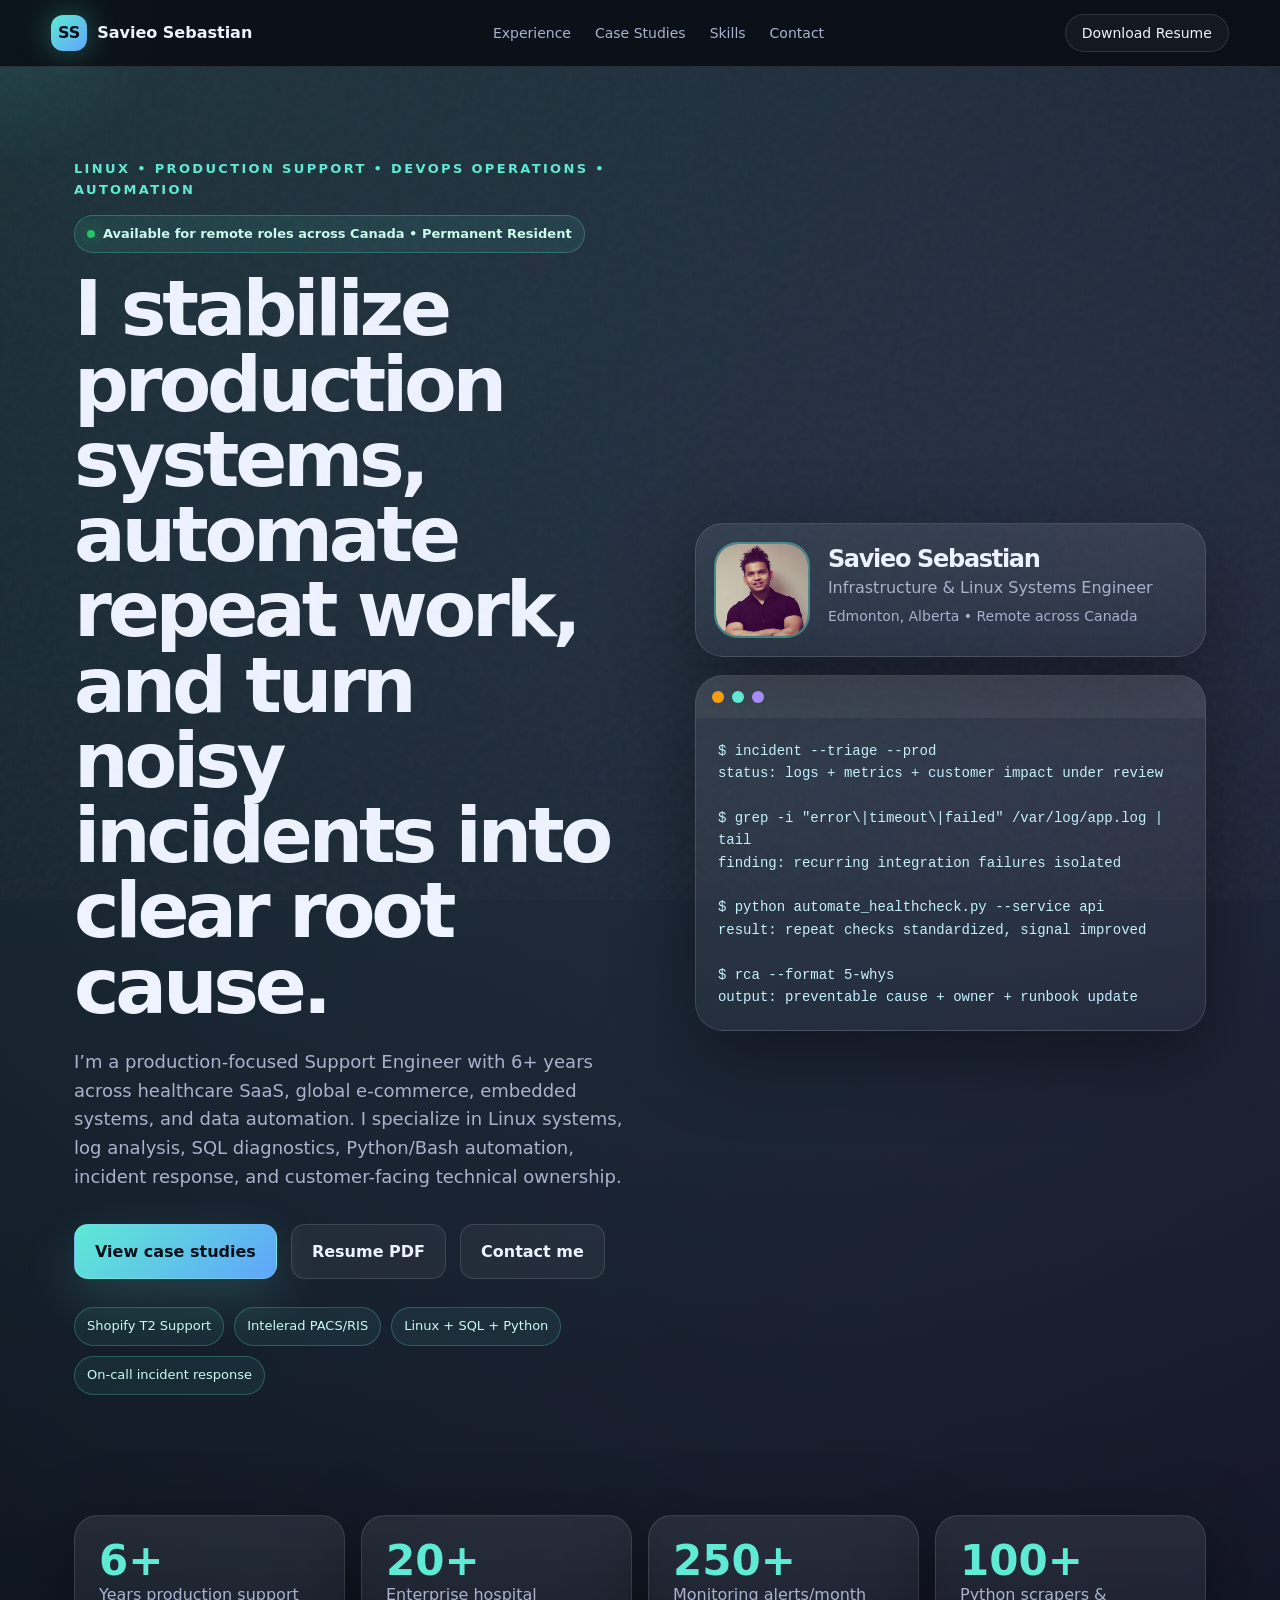
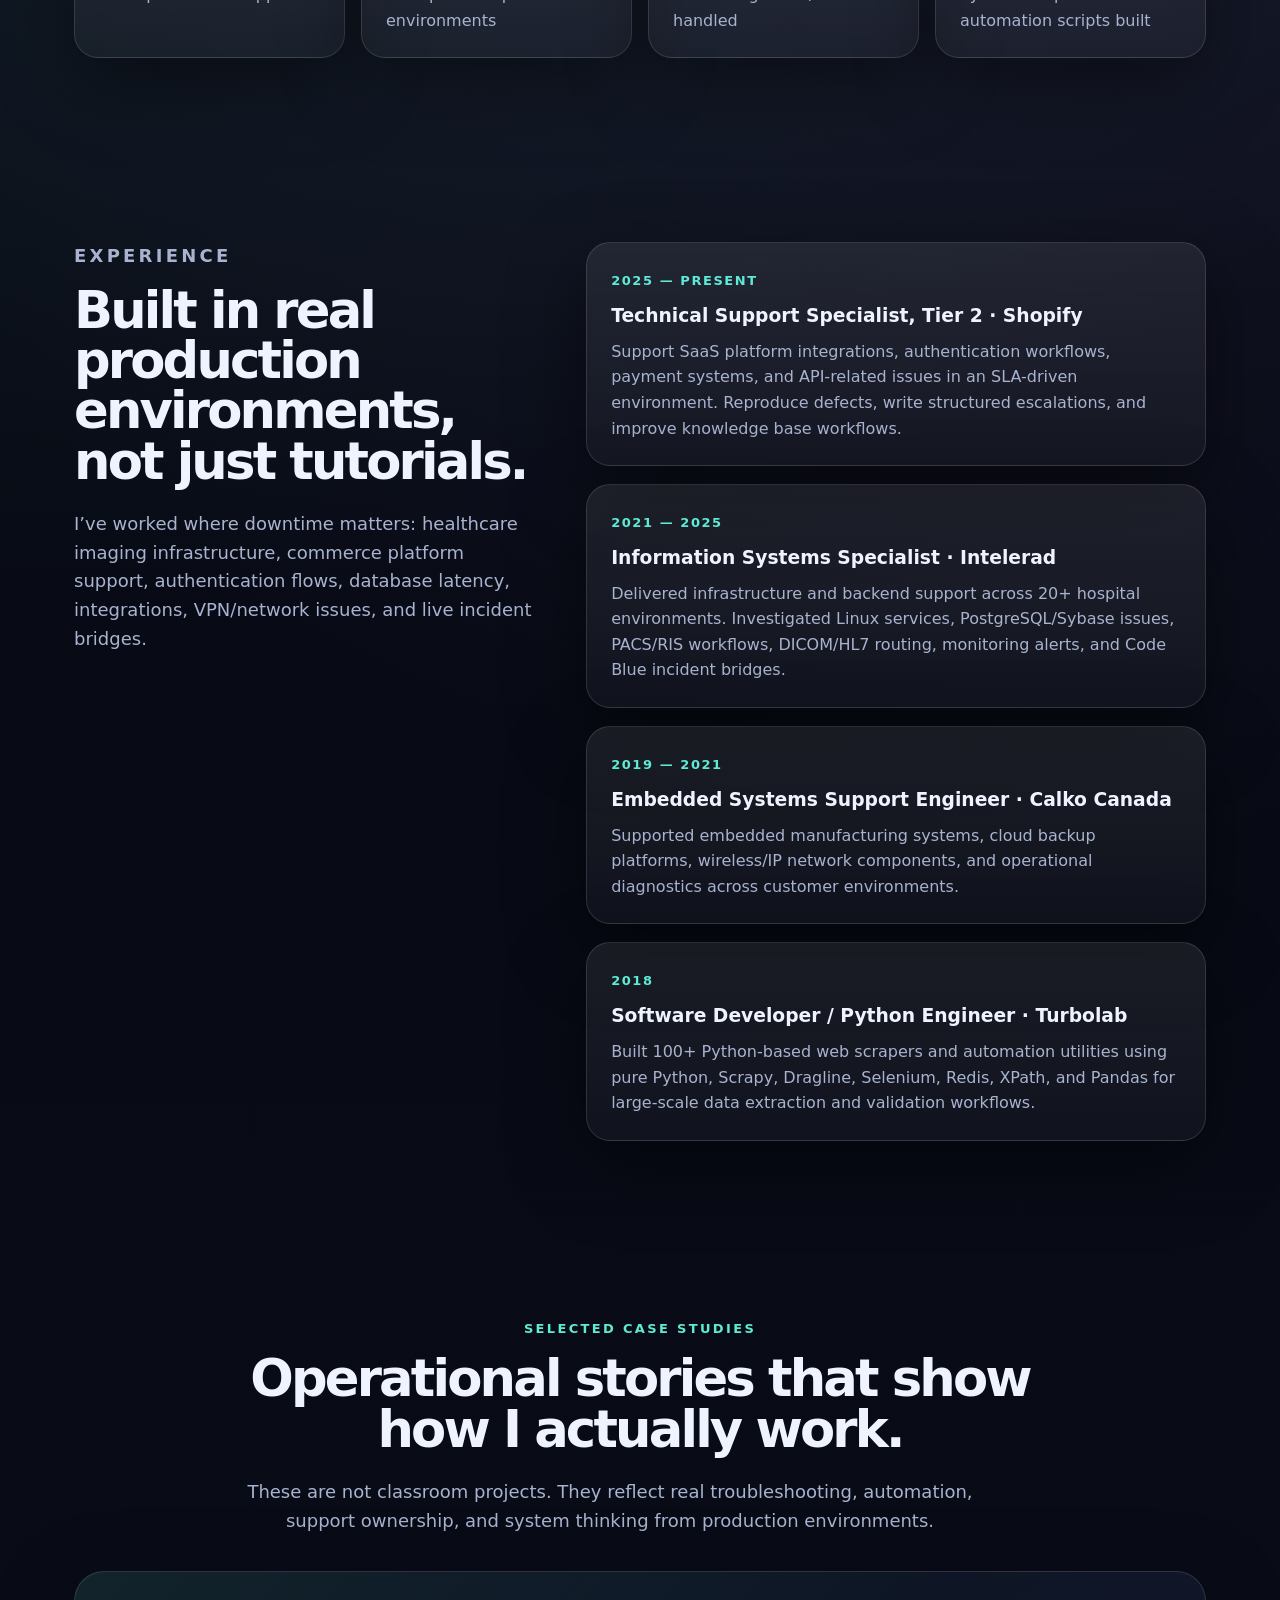
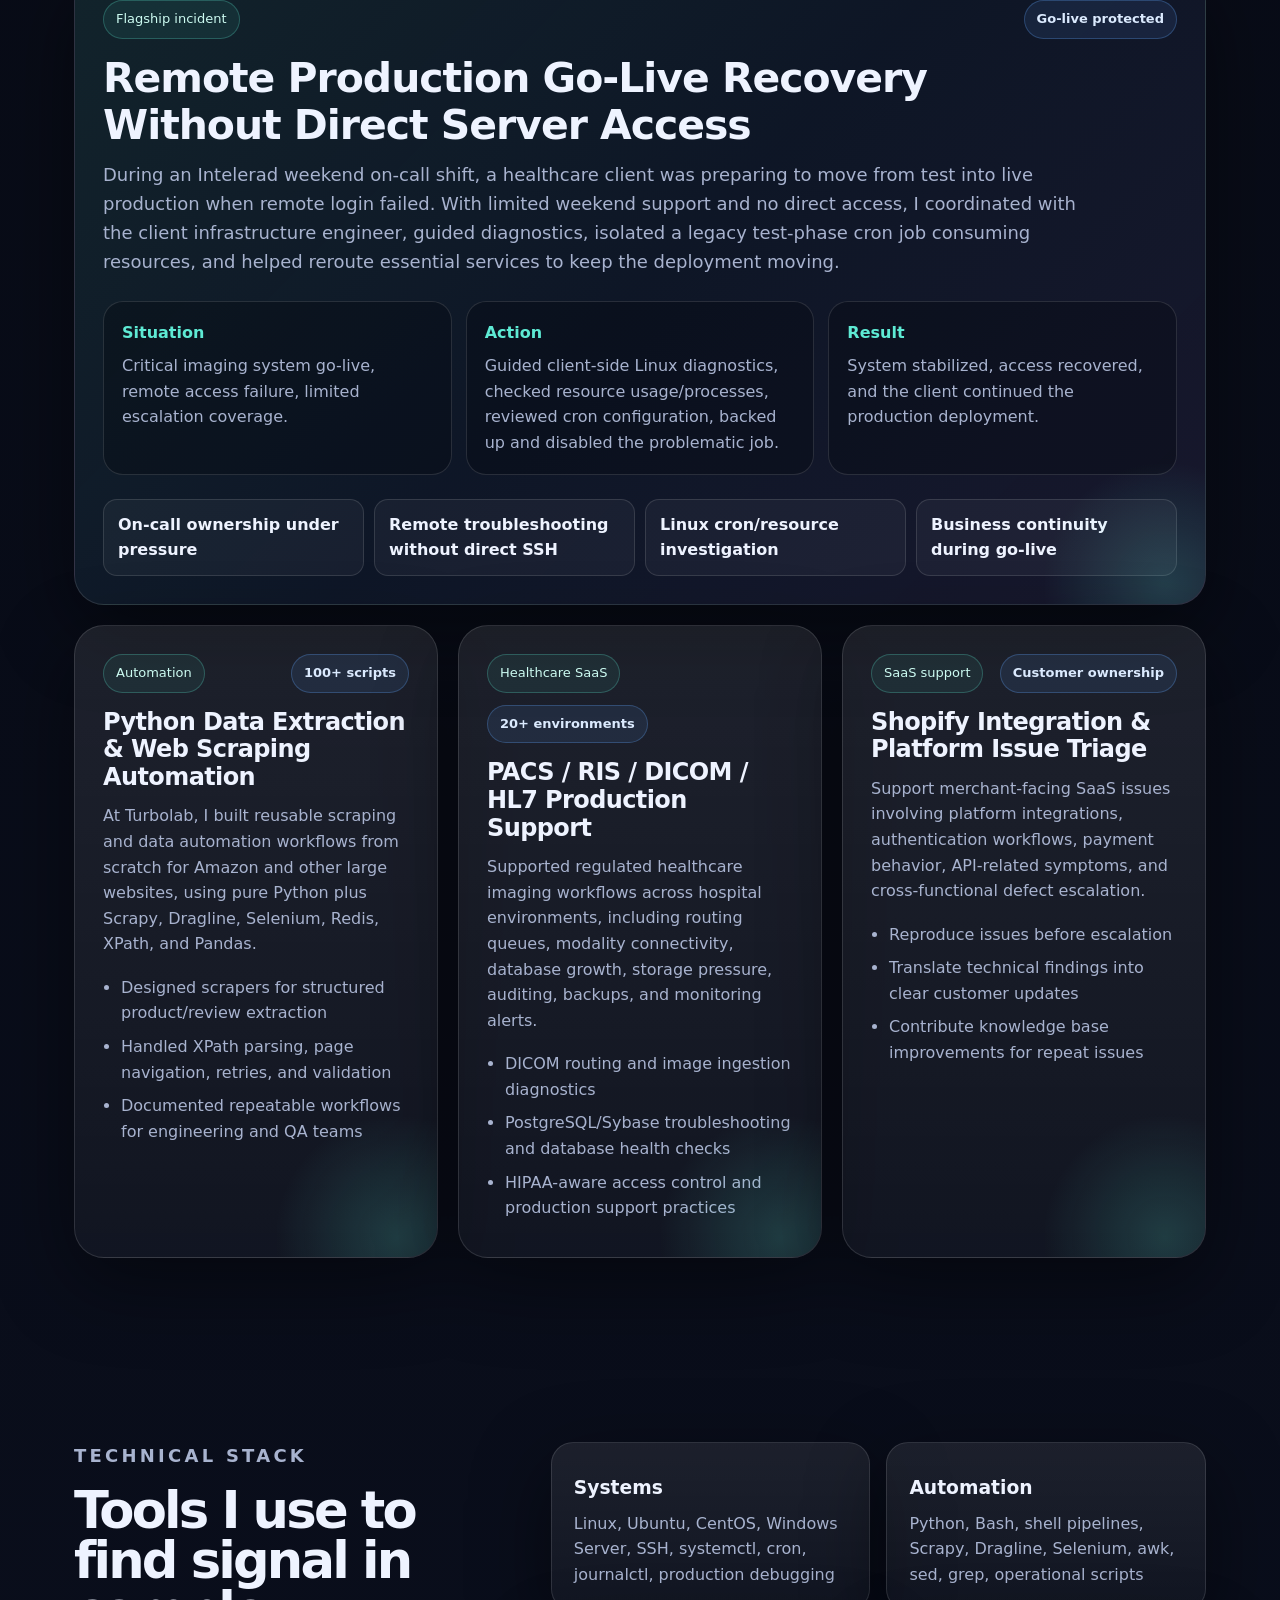
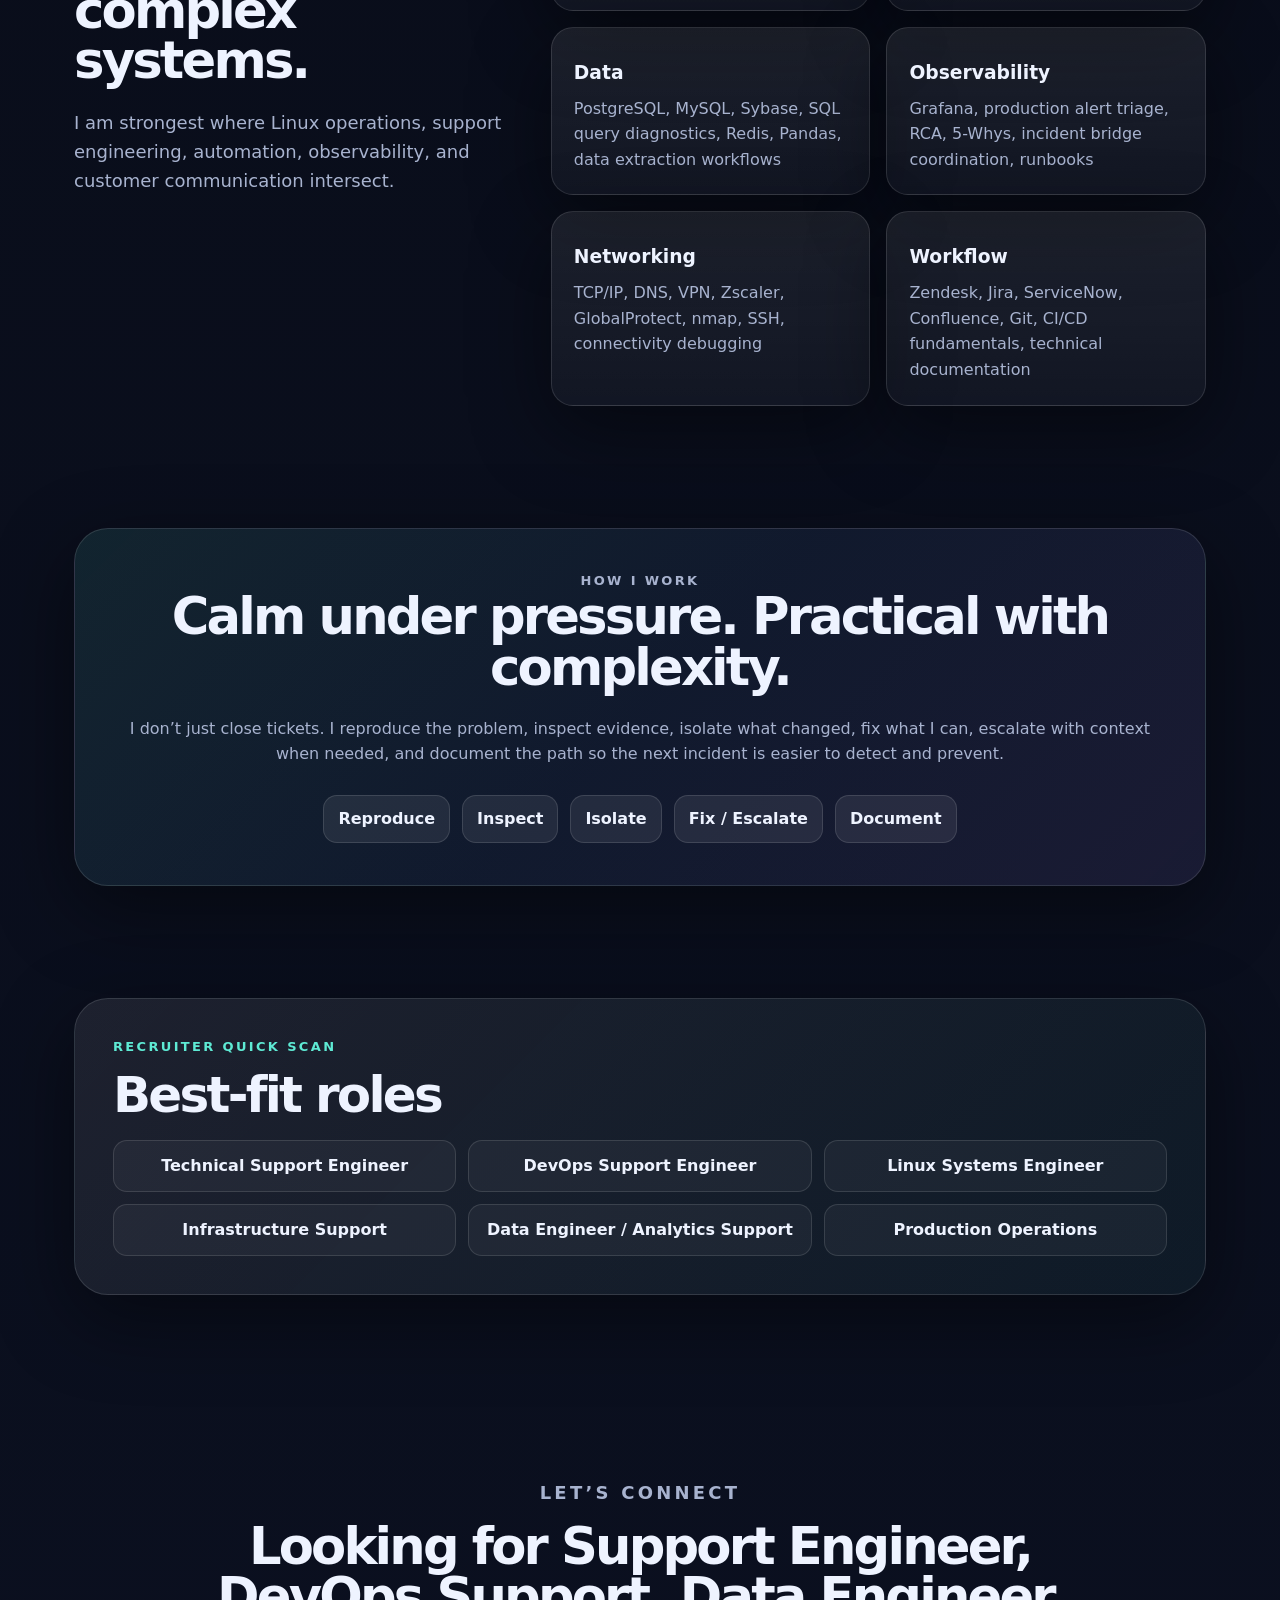
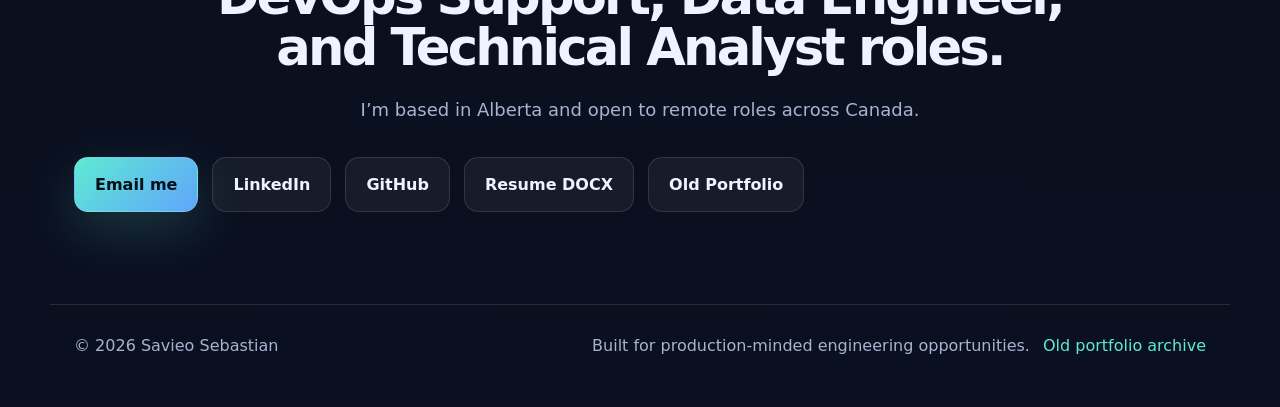
<file: index.html>
<!doctype html>
<html lang="en">
<head>
  <meta charset="utf-8" />
  <meta name="viewport" content="width=device-width, initial-scale=1" />
  <title>Savieo Sebastian | Linux, DevOps Support & Production Operations</title>
  <meta name="description" content="Savieo Sebastian is a production-focused Infrastructure & Linux Systems Engineer specializing in Linux support, incident response, observability, Python/Bash automation, SQL diagnostics, and healthcare SaaS operations." />
  <meta name="author" content="Savieo Sebastian" />
  <meta name="robots" content="index, follow" />
  <link rel="canonical" href="https://savieo.github.io/savieo/" />

  <meta property="og:title" content="Savieo Sebastian | Production Support, Linux & DevOps Operations" />
  <meta property="og:description" content="Linux systems, incident response, Python/Bash automation, SQL diagnostics, observability, Shopify SaaS support, and Intelerad healthcare infrastructure experience." />
  <meta property="og:type" content="website" />
  <meta property="og:url" content="https://savieo.github.io/savieo/" />
  <meta property="og:image" content="https://savieo.github.io/savieo/assets/img/og-preview.png" />
  <meta name="twitter:card" content="summary_large_image" />
  <meta name="twitter:title" content="Savieo Sebastian | Linux, DevOps Support & Production Operations" />
  <meta name="twitter:description" content="Production-focused support engineer specializing in Linux, incident response, observability, automation, and complex SaaS troubleshooting." />
  <meta name="twitter:image" content="https://savieo.github.io/savieo/assets/img/og-preview.png" />
  <link rel="stylesheet" href="assets/css/style.css" />
</head>
<body>
  <div class="noise"></div>
  <div class="cursor-glow" id="cursorGlow"></div>

  <header class="site-header">
    <a class="brand" href="#top" aria-label="Savieo Sebastian home"><span class="brand-mark">SS</span><span>Savieo Sebastian</span></a>
    <nav class="nav" aria-label="Primary navigation">
      <a href="#experience">Experience</a>
      <a href="#case-studies">Case Studies</a>
      <a href="#skills">Skills</a>
      <a href="#contact">Contact</a>
    </nav>
    <div class="resume-menu">
      <button class="resume-btn" type="button">Download Resume</button>
      <div class="resume-dropdown" aria-label="resume download options">
        <a href="assets/resume/Savieo_Sebastian_Resume.pdf" download>PDF version</a>
        <a href="assets/resume/Savieo_Sebastian_Resume.docx" download>DOCX version</a>
      </div>
    </div>
  </header>

  <main id="top">
    <section class="hero section">
      <div class="hero-copy reveal">
        <p class="eyebrow">Linux • Production Support • DevOps Operations • Automation</p>
        <div class="availability-badge">Available for remote roles across Canada • Permanent Resident</div>
        <h1>I stabilize production systems, automate repeat work, and turn noisy incidents into clear root cause.</h1>
        <p class="hero-text">I’m a production-focused Support Engineer with 6+ years across healthcare SaaS, global e-commerce, embedded systems, and data automation. I specialize in Linux systems, log analysis, SQL diagnostics, Python/Bash automation, incident response, and customer-facing technical ownership.</p>
        <div class="hero-actions">
          <a class="button primary" href="#case-studies">View case studies</a>
          <a class="button secondary" href="assets/resume/Savieo_Sebastian_Resume.pdf" download>Resume PDF</a>
          <a class="button secondary" href="mailto:savieoseb@gmail.com">Contact me</a>
        </div>
        <div class="trust-row">
          <span>Shopify T2 Support</span>
          <span>Intelerad PACS/RIS</span>
          <span>Linux + SQL + Python</span>
          <span>On-call incident response</span>
        </div>
      </div>
      <div class="hero-panel reveal delay-1">
        <div class="profile-card">
          <img src="assets/img/profile.jpg" alt="Savieo Sebastian profile photo" />
          <div>
            <h2>Savieo Sebastian</h2>
            <p>Infrastructure & Linux Systems Engineer</p>
            <p class="location">Edmonton, Alberta • Remote across Canada</p>
          </div>
        </div>
        <div class="terminal-card" aria-label="terminal style skills preview">
          <div class="terminal-top"><span></span><span></span><span></span></div>
          <pre><code>$ incident --triage --prod
status: logs + metrics + customer impact under review

$ grep -i "error\|timeout\|failed" /var/log/app.log | tail
finding: recurring integration failures isolated

$ python automate_healthcheck.py --service api
result: repeat checks standardized, signal improved

$ rca --format 5-whys
output: preventable cause + owner + runbook update</code></pre>
        </div>
      </div>
    </section>

    <section class="metrics section reveal" aria-label="Key metrics">
      <div class="metric"><strong>6+</strong><span>Years production support</span></div>
      <div class="metric"><strong>20+</strong><span>Enterprise hospital environments</span></div>
      <div class="metric"><strong>250+</strong><span>Monitoring alerts/month handled</span></div>
      <div class="metric"><strong>100+</strong><span>Python scrapers & automation scripts built</span></div>
    </section>

    <section id="experience" class="section two-col">
      <div class="section-intro reveal">
        <p class="eyebrow">Experience</p>
        <h2>Built in real production environments, not just tutorials.</h2>
        <p>I’ve worked where downtime matters: healthcare imaging infrastructure, commerce platform support, authentication flows, database latency, integrations, VPN/network issues, and live incident bridges.</p>
      </div>
      <div class="timeline reveal delay-1">
        <article class="timeline-item">
          <span class="time">2025 — Present</span>
          <h3>Technical Support Specialist, Tier 2 · Shopify</h3>
          <p>Support SaaS platform integrations, authentication workflows, payment systems, and API-related issues in an SLA-driven environment. Reproduce defects, write structured escalations, and improve knowledge base workflows.</p>
        </article>
        <article class="timeline-item">
          <span class="time">2021 — 2025</span>
          <h3>Information Systems Specialist · Intelerad</h3>
          <p>Delivered infrastructure and backend support across 20+ hospital environments. Investigated Linux services, PostgreSQL/Sybase issues, PACS/RIS workflows, DICOM/HL7 routing, monitoring alerts, and Code Blue incident bridges.</p>
        </article>
        <article class="timeline-item">
          <span class="time">2019 — 2021</span>
          <h3>Embedded Systems Support Engineer · Calko Canada</h3>
          <p>Supported embedded manufacturing systems, cloud backup platforms, wireless/IP network components, and operational diagnostics across customer environments.</p>
        </article>
        <article class="timeline-item">
          <span class="time">2018</span>
          <h3>Software Developer / Python Engineer · Turbolab</h3>
          <p>Built 100+ Python-based web scrapers and automation utilities using pure Python, Scrapy, Dragline, Selenium, Redis, XPath, and Pandas for large-scale data extraction and validation workflows.</p>
        </article>
      </div>
    </section>

    <section id="case-studies" class="section case-study-section">
      <div class="center reveal">
        <p class="eyebrow">Selected case studies</p>
        <h2>Operational stories that show how I actually work.</h2>
        <p class="section-subtitle">These are not classroom projects. They reflect real troubleshooting, automation, support ownership, and system thinking from production environments.</p>
      </div>

      <div class="case-study-grid">
        <article class="case-study-card hero-case reveal">
          <div class="case-head">
            <span class="card-tag">Flagship incident</span>
            <span class="impact-pill">Go-live protected</span>
          </div>
          <h3>Remote Production Go‑Live Recovery Without Direct Server Access</h3>
          <p class="case-summary">During an Intelerad weekend on-call shift, a healthcare client was preparing to move from test into live production when remote login failed. With limited weekend support and no direct access, I coordinated with the client infrastructure engineer, guided diagnostics, isolated a legacy test-phase cron job consuming resources, and helped reroute essential services to keep the deployment moving.</p>
          <div class="sar-grid">
            <div><strong>Situation</strong><p>Critical imaging system go-live, remote access failure, limited escalation coverage.</p></div>
            <div><strong>Action</strong><p>Guided client-side Linux diagnostics, checked resource usage/processes, reviewed cron configuration, backed up and disabled the problematic job.</p></div>
            <div><strong>Result</strong><p>System stabilized, access recovered, and the client continued the production deployment.</p></div>
          </div>
          <ul class="case-bullets">
            <li>On-call ownership under pressure</li>
            <li>Remote troubleshooting without direct SSH</li>
            <li>Linux cron/resource investigation</li>
            <li>Business continuity during go-live</li>
          </ul>
        </article>

        <article class="case-study-card reveal delay-1">
          <div class="case-head"><span class="card-tag">Automation</span><span class="impact-pill">100+ scripts</span></div>
          <h3>Python Data Extraction & Web Scraping Automation</h3>
          <p>At Turbolab, I built reusable scraping and data automation workflows from scratch for Amazon and other large websites, using pure Python plus Scrapy, Dragline, Selenium, Redis, XPath, and Pandas.</p>
          <ul>
            <li>Designed scrapers for structured product/review extraction</li>
            <li>Handled XPath parsing, page navigation, retries, and validation</li>
            <li>Documented repeatable workflows for engineering and QA teams</li>
          </ul>
        </article>

        <article class="case-study-card reveal delay-2">
          <div class="case-head"><span class="card-tag">Healthcare SaaS</span><span class="impact-pill">20+ environments</span></div>
          <h3>PACS / RIS / DICOM / HL7 Production Support</h3>
          <p>Supported regulated healthcare imaging workflows across hospital environments, including routing queues, modality connectivity, database growth, storage pressure, auditing, backups, and monitoring alerts.</p>
          <ul>
            <li>DICOM routing and image ingestion diagnostics</li>
            <li>PostgreSQL/Sybase troubleshooting and database health checks</li>
            <li>HIPAA-aware access control and production support practices</li>
          </ul>
        </article>

        <article class="case-study-card reveal delay-1">
          <div class="case-head"><span class="card-tag">SaaS support</span><span class="impact-pill">Customer ownership</span></div>
          <h3>Shopify Integration & Platform Issue Triage</h3>
          <p>Support merchant-facing SaaS issues involving platform integrations, authentication workflows, payment behavior, API-related symptoms, and cross-functional defect escalation.</p>
          <ul>
            <li>Reproduce issues before escalation</li>
            <li>Translate technical findings into clear customer updates</li>
            <li>Contribute knowledge base improvements for repeat issues</li>
          </ul>
        </article>
      </div>
    </section>

    <section id="skills" class="section skill-section">
      <div class="section-intro reveal">
        <p class="eyebrow">Technical stack</p>
        <h2>Tools I use to find signal in complex systems.</h2>
        <p>I am strongest where Linux operations, support engineering, automation, observability, and customer communication intersect.</p>
      </div>
      <div class="skill-grid reveal delay-1">
        <div><h3>Systems</h3><p>Linux, Ubuntu, CentOS, Windows Server, SSH, systemctl, cron, journalctl, production debugging</p></div>
        <div><h3>Automation</h3><p>Python, Bash, shell pipelines, Scrapy, Dragline, Selenium, awk, sed, grep, operational scripts</p></div>
        <div><h3>Data</h3><p>PostgreSQL, MySQL, Sybase, SQL query diagnostics, Redis, Pandas, data extraction workflows</p></div>
        <div><h3>Observability</h3><p>Grafana, production alert triage, RCA, 5-Whys, incident bridge coordination, runbooks</p></div>
        <div><h3>Networking</h3><p>TCP/IP, DNS, VPN, Zscaler, GlobalProtect, nmap, SSH, connectivity debugging</p></div>
        <div><h3>Workflow</h3><p>Zendesk, Jira, ServiceNow, Confluence, Git, CI/CD fundamentals, technical documentation</p></div>
      </div>
    </section>

    <section class="section proof-section">
      <div class="proof-card reveal">
        <p class="eyebrow">How I work</p>
        <h2>Calm under pressure. Practical with complexity.</h2>
        <p>I don’t just close tickets. I reproduce the problem, inspect evidence, isolate what changed, fix what I can, escalate with context when needed, and document the path so the next incident is easier to detect and prevent.</p>
        <div class="workflow">
          <span>Reproduce</span>
          <span>Inspect</span>
          <span>Isolate</span>
          <span>Fix / Escalate</span>
          <span>Document</span>
        </div>
      </div>
    </section>

    <section class="section recruiter-section reveal">
      <div class="recruiter-card">
        <p class="eyebrow">Recruiter quick scan</p>
        <h2>Best-fit roles</h2>
        <div class="role-grid">
          <span>Technical Support Engineer</span>
          <span>DevOps Support Engineer</span>
          <span>Linux Systems Engineer</span>
          <span>Infrastructure Support</span>
          <span>Data Engineer / Analytics Support</span>
          <span>Production Operations</span>
        </div>
      </div>
    </section>

    <section id="contact" class="section contact-section reveal">
      <p class="eyebrow">Let’s connect</p>
      <h2>Looking for Support Engineer, DevOps Support, Data Engineer, and Technical Analyst roles.</h2>
      <p>I’m based in Alberta and open to remote roles across Canada.</p>
      <div class="contact-actions">
        <a class="button primary" href="mailto:savieoseb@gmail.com">Email me</a>
        <a class="button secondary" href="https://www.linkedin.com/in/savieo-sebastian/" target="_blank" rel="noreferrer">LinkedIn</a>
        <a class="button secondary" href="https://github.com/savieo" target="_blank" rel="noreferrer">GitHub</a>
        <a class="button secondary" href="assets/resume/Savieo_Sebastian_Resume.docx" download>Resume DOCX</a>
        <a class="button secondary" href="old/">Old Portfolio</a>
      </div>
    </section>
  </main>

  <footer class="footer">
    <span>© <span id="year"></span> Savieo Sebastian</span>
    <span>Built for production-minded engineering opportunities. <a href="old/" class="old-link">Old portfolio archive</a></span>
  </footer>

  <script src="assets/js/main.js"></script>
</body>
</html>
</file>
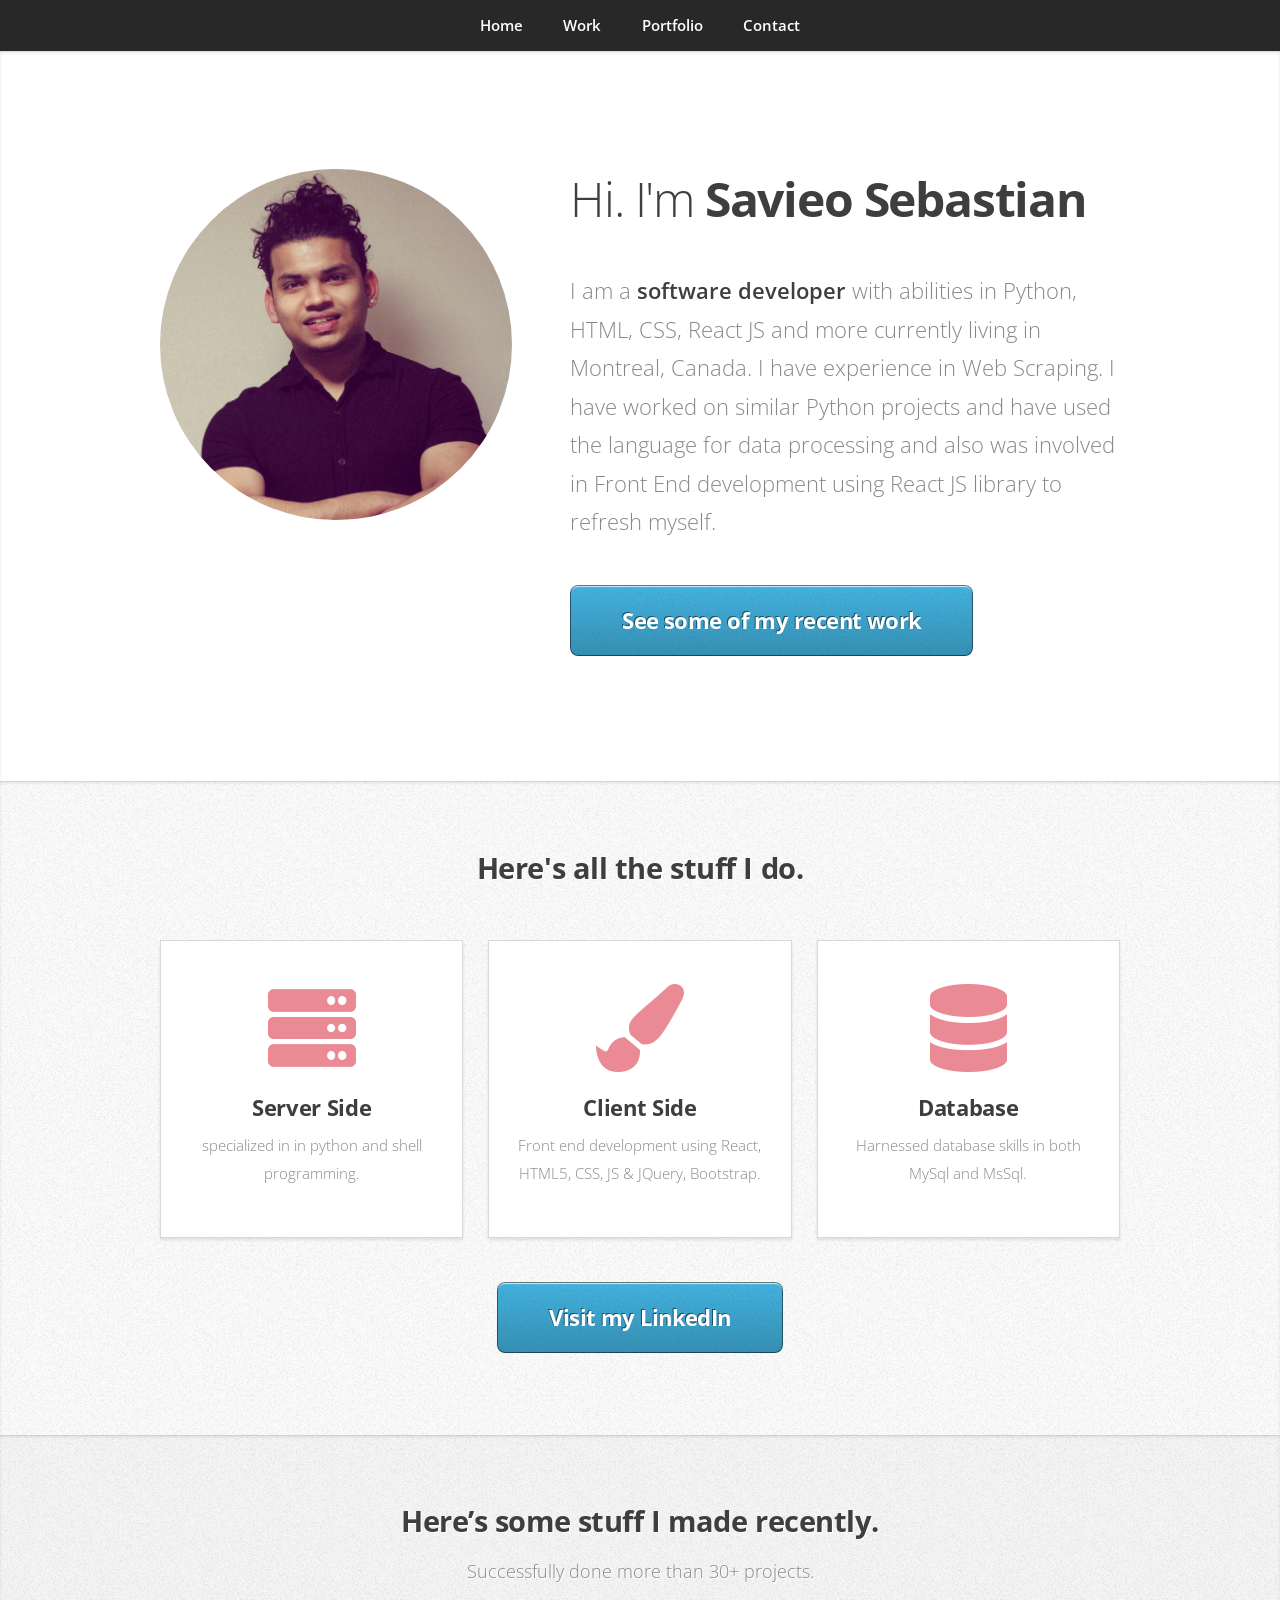
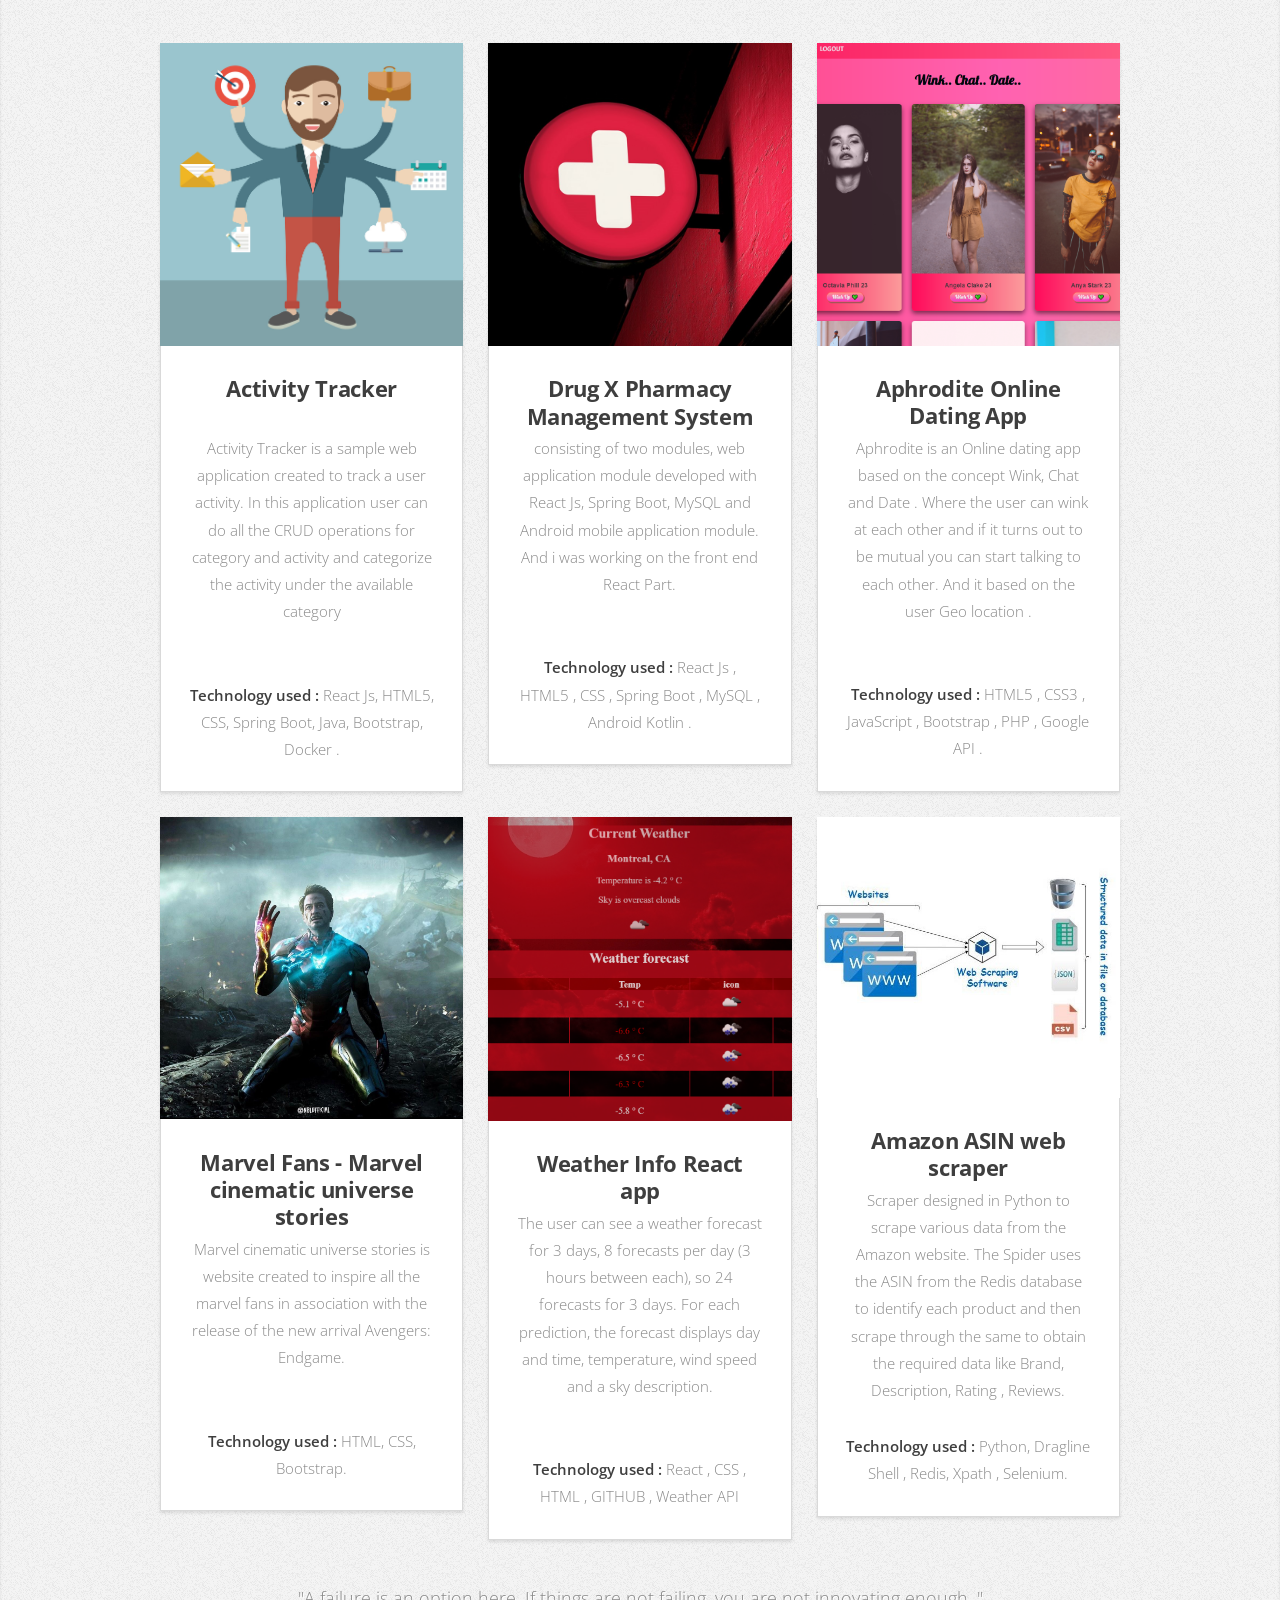
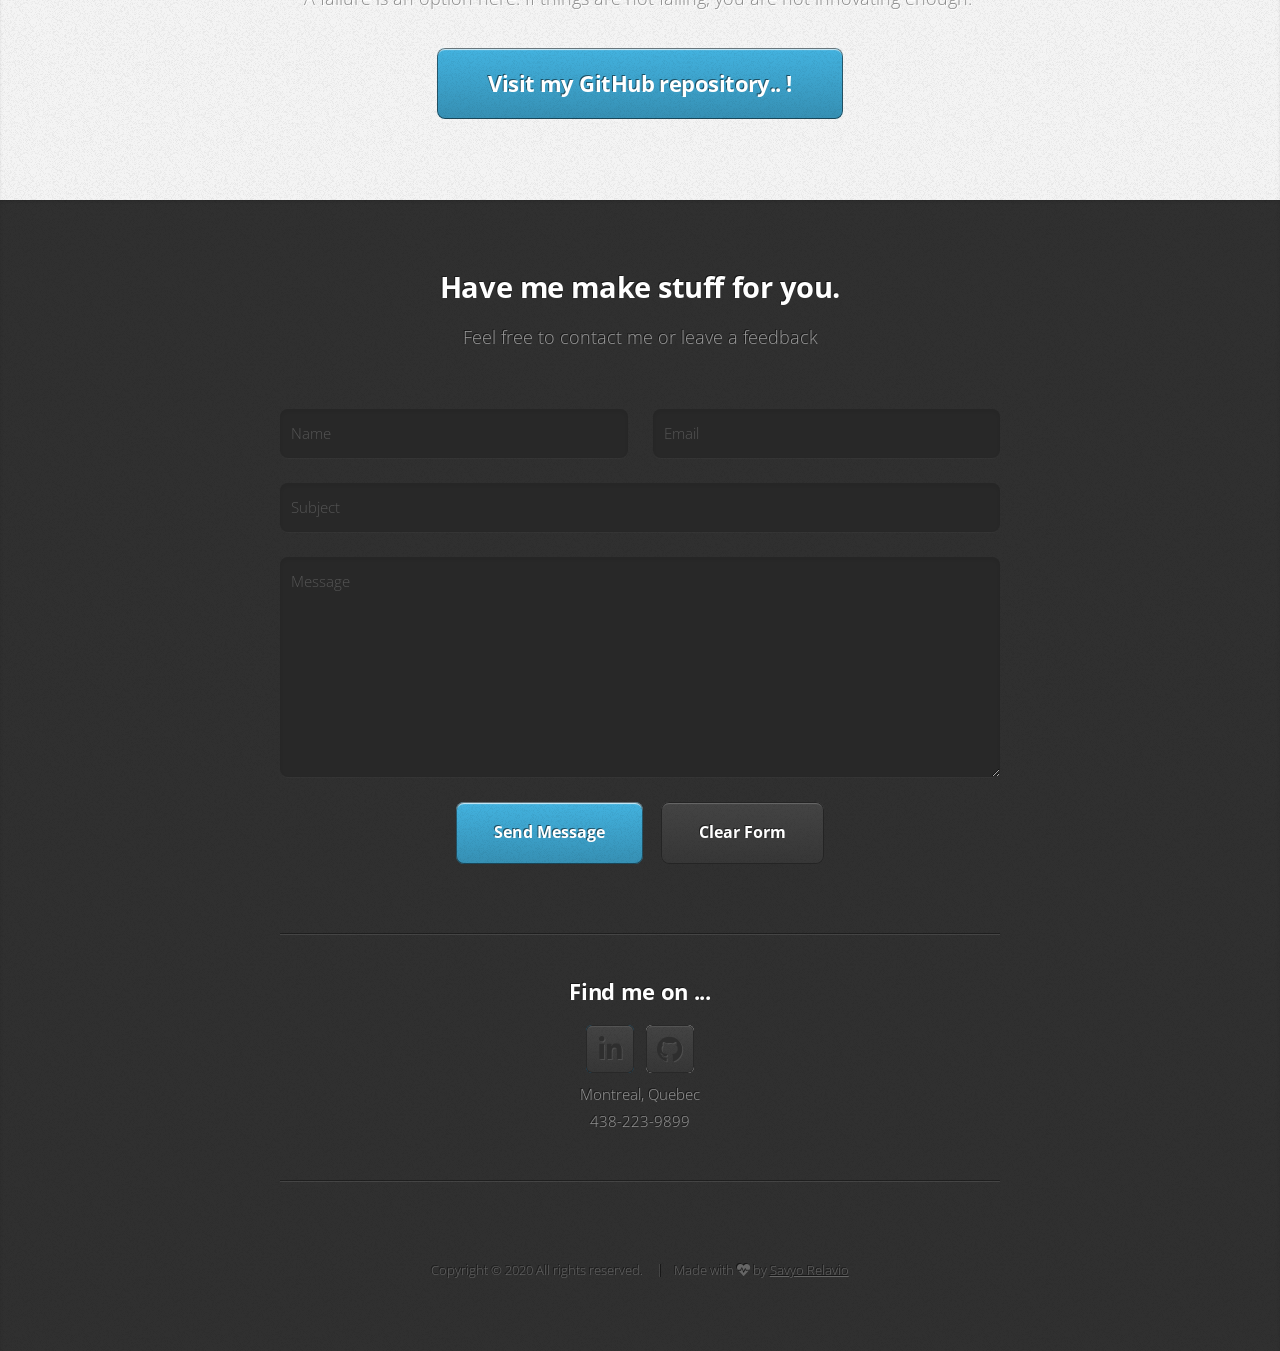
<file: old/index.html>
<!DOCTYPE HTML>
<!--
	Miniport by HTML5 UP
	html5up.net | @ajlkn
	Free for personal and commercial use under the CCA 3.0 license (html5up.net/license)
-->
<html>

<head>
	<title>Savieo Sebastian</title>
	<meta charset="utf-8" />
	<meta name="viewport" content="width=device-width, initial-scale=1, user-scalable=no" />
	<link rel="stylesheet" href="assets/css/main.css" />
</head>

<body class="is-preload">

	<!-- Nav -->
	<nav id="nav">
		<ul class="container">
			<li><a href="#top">Home</a></li>
			<li><a href="#work">Work</a></li>
			<li><a href="#portfolio">Portfolio</a></li>
			<li><a href="#contact">Contact</a></li>
		</ul>
	</nav>

	<!-- Home -->
	<article id="top" class="wrapper style1">
		<div class="container">
			<div class="row">
				<div class="col-4 col-5-large col-12-medium">
					<span class="image fit"><img src="images/pic001.jpg" alt="" /></span>
				</div>
				<div class="col-8 col-7-large col-12-medium">
					<header>
						<h1>Hi. I'm <a href="https://www.linkedin.com/in/savieo-sebastian/"><strong>Savieo
									Sebastian</strong></a></h1>
					</header>
					<p>I am a <strong>software developer </strong>with abilities in Python, HTML, CSS, React JS and more currently 
						living in Montreal, Canada.
						I have experience in Web Scraping. I have worked on similar Python projects and have used the
						language for data processing and also was involved in Front End development using React JS
						library to refresh myself.</p>
					<a href="#portfolio" class="button large scrolly">See some of my recent work</a>
				</div>
			</div>
		</div>
	</article>

	<!-- Work -->
	<article id="work" class="wrapper style2">
		<div class="container">
			<header>
				<h2>Here's all the stuff I do.</h2>
				<!-- <p>The secret of success is to know something that nobody else knows</p> -->
			</header>
			<div class="row aln-center">
				<div class="col-4 col-6-medium col-12-small">
					<section class="box style1">
						<span class="icon solid featured fa-server"></span>
						<h3>Server Side</h3>
						<p>specialized in in python and shell programming.</p>
					</section>
				</div>
				<div class="col-4 col-6-medium col-12-small">
					<section class="box style1">
						<span class="icon solid featured fa-paint-brush"></span>
						<h3>Client Side</h3>
						<p>Front end development using React, HTML5, CSS, JS & JQuery, Bootstrap.</p>
					</section>
				</div>
				<div class="col-4 col-6-medium col-12-small">
					<section class="box style1">
						<span class="icon solid featured fa-database"></span>
						<h3>Database</h3>
						<p>Harnessed database skills in both MySql and MsSql. </p>
					</section>
				</div>
			</div>
			<footer>
				<p></p>
				<a href="https://www.linkedin.com/in/savieo-sebastian/" target="_blank" class="button large scrolly" >  Visit my LinkedIn </a>
			</footer>
		</div>
	</article>

	<!-- Portfolio -->
	<article id="portfolio" class="wrapper style3">
		<div class="container">
			<header>
				<h2>Here’s some stuff I made recently.</h2>
				<p>Successfully done more than 30+ projects.</p>
			</header>
			<div class="row">
				<div class="col-4 col-6-medium col-12-small">
					<article class="box style2">
						<a href="https://github.com/savieo/Activity-Tracker" target="_blank" class="image featured"><img src="images/activity_tracker.jpg" alt="" /></a>
						<h3><a href="https://github.com/savieo/Activity-Tracker" target="_blank">Activity Tracker</a></h3><br>
						<p>Activity Tracker is a sample web application created to track a user activity. In this
							application user can do all the CRUD operations for category and activity and categorize the
							activity under the available category<br></p>
						<br>
						<strong>Technology used : </strong>React Js, HTML5, CSS, Spring Boot, Java, Bootstrap, Docker .<br>
						
					
					</article>
				</div>
				<div class="col-4 col-6-medium col-12-small">
					<article class="box style2">
						<a href="https://github.com/savieo/Drug-X-Pharmacy-Management-System"
							target="_blank" class="image featured"><img src="images/Home.jpg" alt="" /></a>
						<h3><a href="https://github.com/savieo/Drug-X-Pharmacy-Management-System"
								target="_blank">Drug X Pharmacy Management System</a></h3>
						<p>consisting of two modules, web application module developed with React Js, Spring Boot, MySQL
							and Android mobile application module. And i was working on the front end React Part.</p>
							<br>
						<strong>Technology used : </strong>React Js , HTML5 , CSS , Spring Boot , MySQL , Android Kotlin .
					</article>
				</div>
				<div class="col-4 col-6-medium col-12-small">
					<article class="box style2">
						<a href="https://github.com/savieo/Aphrodite-Online-Dating-App" target="_blank"
							class="image featured"><img src="images/aphrodite.PNG" alt="" /></a>
						<h3><a href="https://github.com/savieo/Aphrodite-Online-Dating-App"
								target="_blank">Aphrodite Online Dating App</a></h3>
						<p>Aphrodite is an Online dating app based on the concept Wink, Chat and Date . Where the user
							can wink at each other and if it turns out to be mutual you can start talking to each other.
							And it based on the user Geo location .</p>
							<br>
						<strong>Technology used : </strong> HTML5 , CSS3 , JavaScript , Bootstrap , PHP , Google API .
					</article>
				</div>
				<div class="col-4 col-6-medium col-12-small">
					<article class="box style2">
						<a href="https://savieo.github.io/marvel_avengers_fanpage/" target="_blank" class="image featured"><img src="images/ironman.jpeg" alt="" /></a>
						<h3><a href="https://github.com/savieo/marvel_avengers_fanpage" target="_blank">Marvel Fans - Marvel cinematic universe stories</a></h3>
						<p>Marvel cinematic universe stories is website created to inspire all the marvel fans in
							association with the release of the new arrival Avengers: Endgame.</p>
							<br>
						<strong>Technology used : </strong>HTML, CSS, Bootstrap.
					</article>
				</div>
				<div class="col-4 col-6-medium col-12-small">
					<article class="box style2">
						<a href="https://github.com/savieo/Weather-Info-App-React" target="_blank" class="image featured"><img src="images/propic.png" alt="" /></a>
						<h3><a href="https://github.com/savieo/Weather-Info-App-React" target="_blank">Weather Info React app</a></h3>
						<p>The user can see a weather forecast for 3 days, 8 forecasts per day (3 hours between each),
							so 24 forecasts for 3 days. For each prediction, the forecast displays day and time,
							temperature, wind speed and a sky description.</p>
							<br>
						<strong>Technology used : </strong>React , CSS , HTML , GITHUB , Weather API
					</article>
				</div>
				<div class="col-4 col-6-medium col-12-small">
					<article class="box style2">
						<a href="https://github.com/savieo/Amazon-ASIN-Review-Scraper" target="_blank" class="image featured"><img
								src="images/Asin1.jpeg" alt="" /></a>
						<h3><a href="https://github.com/savieo/Amazon-ASIN-Review-Scraper" target="_blank">Amazon ASIN web scraper</a>
						</h3>
						<p>Scraper designed in Python to scrape various data from the Amazon website. The Spider uses the ASIN from the Redis database to identify each product and then scrape through the same to obtain the required data like Brand, Description, Rating , Reviews.</p>
						<strong>Technology used : </strong>Python, Dragline Shell , Redis, Xpath , Selenium.
					</article>
				</div>

			</div>
			<footer>
				<p>"A failure is an option here. If things are not failing, you are not innovating enough. "
				</p>
				<a href="https://github.com/savieo?tab=repositories" target="_blank" class="button large scrolly">Visit my GitHub repository.. !</a>
			</footer>
		</div>
	</article>

	<!-- Contact -->
	<article id="contact" class="wrapper style4">
		<div class="container medium">
			<header>
				<h2>Have me make stuff for you.</h2>
				<p>Feel free to contact me or leave a feedback</p>
			</header>
			<div class="row">
				<div class="col-12">
					<form method="post" action="https://formspree.io/mrgyejnr">
						<div class="row">
							<div class="col-6 col-12-small">
								<input type="text" name="name" id="name" placeholder="Name" />
							</div>
							<div class="col-6 col-12-small">
								<input type="text" name="_replyto" id="email" placeholder="Email" />
							</div>
							<div class="col-12">
								<input type="text" name="subject" id="subject" placeholder="Subject" />
							</div>
							<div class="col-12">
								<textarea name="message" id="message" placeholder="Message"></textarea>
							</div>
							<div class="col-12">
								<ul class="actions">
									<li><input type="submit" value="Send Message"  /></li>
									<li><input type="reset" value="Clear Form" class="alt" /></li>
								</ul>
							</div>
						</div>
					</form>
				</div>
				<div class="col-12">
					<hr />
					<h3>Find me on ...</h3>
					<ul class="social">

						<li><a href="https://www.linkedin.com/in/savieo-sebastian/"
								class="icon brands fa-linkedin-in"><span class="label">LinkedIn</span></a></li>

						<li><a href="https://github.com/savieo" class="icon brands fa-github"><span
									class="label">Github</span></a></li>
						<!--
								<li><a href="#" class="icon solid fa-rss"><span>RSS</span></a></li>
								<li><a href="#" class="icon brands fa-instagram"><span>Instagram</span></a></li>
								<li><a href="#" class="icon brands fa-foursquare"><span>Foursquare</span></a></li>
								<li><a href="#" class="icon brands fa-skype"><span>Skype</span></a></li>
								<li><a href="#" class="icon brands fa-soundcloud"><span>Soundcloud</span></a></li>
								<li><a href="#" class="icon brands fa-youtube"><span>YouTube</span></a></li>
								<li><a href="#" class="icon brands fa-blogger"><span>Blogger</span></a></li>
								<li><a href="#" class="icon brands fa-flickr"><span>Flickr</span></a></li>
								<li><a href="#" class="icon brands fa-vimeo"><span>Vimeo</span></a></li>
								-->
					</ul>
					<p>Montreal, Quebec <br> 438-223-9899</p>
					<hr />
				</div>
			</div>
			<footer>
				<ul id="copyright">
					<li>Copyright &copy; 2020 All rights reserved.</li>
					<li>Made with <i class="fa fa-heartbeat" aria-hidden="true"></i> by <a
							href="https://www.facebook.com/manofsteel95/" target="_blank"> Savyo Relavio</a></li>
				</ul>
			</footer>
		</div>
	</article>

	<!-- Scripts -->
	<script src="assets/js/jquery.min.js"></script>
	<script src="assets/js/jquery.scrolly.min.js"></script>
	<script src="assets/js/browser.min.js"></script>
	<script src="assets/js/breakpoints.min.js"></script>
	<script src="assets/js/util.js"></script>
	<script src="assets/js/main.js"></script>

</body>

</html>
</file>
<file: assets/css/style.css>
:root{
  --bg:#06080f; --bg2:#0b1020; --panel:#101729; --panel2:#141d33; --text:#eef3ff; --muted:#a8b3cf; --line:rgba(255,255,255,.12);
  --cyan:#5eead4; --blue:#60a5fa; --purple:#a78bfa; --green:#22c55e; --orange:#f59e0b;
  --shadow: 0 24px 80px rgba(0,0,0,.45);
}
*{box-sizing:border-box}
html{scroll-behavior:smooth}
body{margin:0;font-family:Inter, ui-sans-serif, system-ui, -apple-system, BlinkMacSystemFont, "Segoe UI", sans-serif;background:radial-gradient(circle at 10% 0%,rgba(94,234,212,.16),transparent 32%),radial-gradient(circle at 88% 8%,rgba(167,139,250,.16),transparent 30%),linear-gradient(180deg,var(--bg),var(--bg2));color:var(--text);line-height:1.6;overflow-x:hidden}
a{color:inherit;text-decoration:none}.noise{position:fixed;inset:0;pointer-events:none;opacity:.04;z-index:1;background-image:url("data:image/svg+xml,%3Csvg viewBox='0 0 200 200' xmlns='http://www.w3.org/2000/svg'%3E%3Cfilter id='n'%3E%3CfeTurbulence type='fractalNoise' baseFrequency='.65' numOctaves='3' stitchTiles='stitch'/%3E%3C/filter%3E%3Crect width='100%25' height='100%25' filter='url(%23n)'/%3E%3C/svg%3E")}.cursor-glow{position:fixed;width:360px;height:360px;border-radius:999px;background:radial-gradient(circle,rgba(94,234,212,.12),transparent 68%);pointer-events:none;transform:translate(-50%,-50%);z-index:0}.site-header{position:sticky;top:0;z-index:10;backdrop-filter:blur(18px);background:rgba(6,8,15,.78);border-bottom:1px solid var(--line);display:flex;align-items:center;justify-content:space-between;padding:14px clamp(18px,4vw,64px)}.brand{display:flex;gap:10px;align-items:center;font-weight:800}.brand-mark{width:36px;height:36px;border-radius:12px;background:linear-gradient(135deg,var(--cyan),var(--blue));display:grid;place-items:center;color:#031018;box-shadow:0 0 30px rgba(94,234,212,.35)}.nav{display:flex;gap:24px;color:var(--muted);font-size:14px}.nav a:hover,.resume-btn:hover{color:var(--cyan)}.resume-btn{border:1px solid var(--line);border-radius:999px;padding:10px 16px;color:var(--text);font-size:14px;background:rgba(255,255,255,.04)}.section{max-width:1180px;margin:0 auto;padding:92px 24px}.hero{display:grid;grid-template-columns:1.05fr .95fr;gap:56px;align-items:center;min-height:calc(100vh - 70px)}.eyebrow{font-size:13px;text-transform:uppercase;letter-spacing:.18em;color:var(--cyan);font-weight:800;margin:0 0 14px}.hero h1,.section h2{font-size:clamp(38px,6vw,78px);line-height:.98;margin:0 0 24px;letter-spacing:-.055em}.section h2{font-size:clamp(32px,4vw,58px)}.hero-text,.section-intro p,.section-subtitle,.contact-section p{font-size:18px;color:var(--muted);max-width:780px}.hero-actions,.contact-actions{display:flex;gap:14px;flex-wrap:wrap;margin-top:32px}.button{border-radius:14px;padding:14px 20px;font-weight:800;border:1px solid var(--line);transition:.25s transform,.25s box-shadow,.25s background}.button:hover{transform:translateY(-2px)}.primary{background:linear-gradient(135deg,var(--cyan),var(--blue));color:#031018;box-shadow:0 18px 50px rgba(94,234,212,.18)}.secondary{background:rgba(255,255,255,.05)}.trust-row{display:flex;flex-wrap:wrap;gap:10px;margin-top:28px}.trust-row span,.card-tag{border:1px solid rgba(94,234,212,.25);background:rgba(94,234,212,.07);color:#ccfbf1;border-radius:999px;padding:8px 12px;font-size:13px}.hero-panel{display:grid;gap:18px}.profile-card,.terminal-card,.case-card,.timeline-item,.skill-grid div,.proof-card,.metric{background:linear-gradient(180deg,rgba(255,255,255,.08),rgba(255,255,255,.035));border:1px solid var(--line);box-shadow:var(--shadow)}.profile-card{display:flex;gap:18px;align-items:center;border-radius:28px;padding:18px}.profile-card img{width:96px;height:96px;border-radius:24px;object-fit:cover;border:2px solid rgba(94,234,212,.45)}.profile-card h2{margin:0;font-size:24px}.profile-card p{margin:4px 0;color:var(--muted)}.location{font-size:14px}.terminal-card{border-radius:28px;overflow:hidden}.terminal-top{height:42px;background:rgba(255,255,255,.05);display:flex;gap:8px;align-items:center;padding:0 16px}.terminal-top span{width:12px;height:12px;border-radius:99px;background:var(--orange)}.terminal-top span:nth-child(2){background:var(--cyan)}.terminal-top span:nth-child(3){background:var(--purple)}pre{margin:0;padding:22px;white-space:pre-wrap;color:#c4f1ff;font-size:14px}.metrics{display:grid;grid-template-columns:repeat(4,1fr);gap:16px;padding-top:28px}.metric{border-radius:24px;padding:24px}.metric strong{display:block;font-size:42px;line-height:1;color:var(--cyan)}.metric span{color:var(--muted)}.two-col{display:grid;grid-template-columns:.85fr 1.15fr;gap:54px}.timeline{display:grid;gap:18px}.timeline-item{border-radius:24px;padding:24px;position:relative}.time{color:var(--cyan);font-size:13px;text-transform:uppercase;letter-spacing:.12em;font-weight:800}.timeline-item h3,.case-card h3,.skill-grid h3{margin:8px 0 8px}.timeline-item p,.case-card p,.skill-grid p,.proof-card p{color:var(--muted);margin:0}.center{text-align:center;max-width:840px;margin:0 auto 36px}.cards{display:grid;grid-template-columns:repeat(3,1fr);gap:20px}.case-card{border-radius:28px;padding:26px;min-height:390px;position:relative;overflow:hidden}.case-card:before{content:"";position:absolute;inset:auto -60px -80px auto;width:180px;height:180px;background:radial-gradient(circle,rgba(94,234,212,.18),transparent 70%)}.case-card ul{padding-left:18px;color:var(--muted)}.skill-section{display:grid;grid-template-columns:.8fr 1.2fr;gap:40px}.skill-grid{display:grid;grid-template-columns:repeat(2,1fr);gap:16px}.skill-grid div{border-radius:22px;padding:22px}.proof-section{padding-top:30px}.proof-card{border-radius:34px;padding:42px;background:linear-gradient(135deg,rgba(94,234,212,.10),rgba(96,165,250,.08),rgba(167,139,250,.10));text-align:center}.proof-card p{margin:auto}.workflow{display:flex;justify-content:center;flex-wrap:wrap;gap:12px;margin-top:28px}.workflow span{padding:10px 14px;border-radius:14px;background:rgba(255,255,255,.08);border:1px solid var(--line);font-weight:800}.contact-section{text-align:center}.contact-section h2{max-width:940px;margin-left:auto;margin-right:auto}.contact-section p{margin-left:auto;margin-right:auto}.footer{max-width:1180px;margin:0 auto;padding:28px 24px 48px;color:var(--muted);display:flex;justify-content:space-between;gap:20px;border-top:1px solid var(--line)}.reveal{opacity:0;transform:translateY(22px);transition:opacity .75s ease,transform .75s ease}.reveal.visible{opacity:1;transform:none}.delay-1{transition-delay:.12s}.delay-2{transition-delay:.22s}
@media(max-width:900px){.nav{display:none}.hero,.two-col,.skill-section{grid-template-columns:1fr}.metrics,.cards,.skill-grid{grid-template-columns:1fr}.hero{padding-top:56px}.footer{flex-direction:column}.resume-btn{display:none}}

.old-link{color:var(--cyan);margin-left:8px;text-decoration:none}.old-link:hover{text-decoration:underline}


/* Recruiter-focused polish */
.resume-menu{position:relative}
.resume-menu:hover .resume-dropdown,.resume-menu:focus-within .resume-dropdown{opacity:1;transform:translateY(0);pointer-events:auto}
.resume-menu .resume-btn{cursor:pointer;font-family:inherit}
.resume-dropdown{position:absolute;right:0;top:48px;min-width:180px;background:rgba(16,23,41,.98);border:1px solid var(--line);border-radius:16px;padding:8px;box-shadow:var(--shadow);opacity:0;transform:translateY(-6px);pointer-events:none;transition:.2s ease;z-index:20}
.resume-dropdown a{display:block;padding:10px 12px;border-radius:10px;color:var(--muted);font-size:14px}
.resume-dropdown a:hover{background:rgba(94,234,212,.09);color:var(--cyan)}
.availability-badge{display:inline-flex;align-items:center;gap:8px;margin:0 0 18px;padding:8px 12px;border:1px solid rgba(94,234,212,.28);background:rgba(94,234,212,.08);border-radius:999px;color:#ccfbf1;font-size:13px;font-weight:800}
.availability-badge:before{content:"";width:8px;height:8px;border-radius:999px;background:var(--green);box-shadow:0 0 16px rgba(34,197,94,.8)}
.recruiter-section{padding-top:20px}
.recruiter-card{border-radius:34px;padding:38px;background:linear-gradient(135deg,rgba(255,255,255,.08),rgba(94,234,212,.05));border:1px solid var(--line);box-shadow:var(--shadow)}
.recruiter-card h2{font-size:clamp(30px,4vw,50px);margin-bottom:20px}
.role-grid{display:grid;grid-template-columns:repeat(3,1fr);gap:12px}
.role-grid span{border:1px solid rgba(255,255,255,.12);background:rgba(255,255,255,.045);border-radius:14px;padding:12px 14px;color:var(--text);font-weight:800;text-align:center}
@media(max-width:900px){.resume-menu{display:none}.role-grid{grid-template-columns:1fr}}

/* Build 03: premium case-study layer */
.case-study-section{padding-top:86px}
.case-study-grid{display:grid;grid-template-columns:repeat(3,1fr);gap:20px;margin-top:34px}
.case-study-card{position:relative;overflow:hidden;border-radius:30px;padding:28px;background:linear-gradient(180deg,rgba(255,255,255,.085),rgba(255,255,255,.035));border:1px solid var(--line);box-shadow:var(--shadow);min-height:360px}
.case-study-card:before{content:"";position:absolute;right:-80px;bottom:-100px;width:240px;height:240px;background:radial-gradient(circle,rgba(94,234,212,.18),transparent 72%);pointer-events:none}.case-study-card h3{font-size:24px;line-height:1.15;margin:16px 0 12px;letter-spacing:-.025em}.case-study-card p{color:var(--muted);margin:0 0 16px}.case-study-card ul{padding-left:18px;margin:18px 0 0;color:var(--muted)}.case-study-card li{margin:8px 0}.hero-case{grid-column:span 3;min-height:auto;background:linear-gradient(135deg,rgba(94,234,212,.11),rgba(96,165,250,.065),rgba(167,139,250,.095))}.hero-case h3{font-size:clamp(28px,3.2vw,44px);max-width:860px}.case-summary{font-size:18px;max-width:980px}.case-head{display:flex;align-items:center;justify-content:space-between;gap:12px;flex-wrap:wrap}.impact-pill{border:1px solid rgba(96,165,250,.28);background:rgba(96,165,250,.10);color:#dbeafe;border-radius:999px;padding:8px 12px;font-size:13px;font-weight:800}.sar-grid{display:grid;grid-template-columns:repeat(3,1fr);gap:14px;margin:24px 0}.sar-grid div{border:1px solid rgba(255,255,255,.12);background:rgba(6,8,15,.32);border-radius:20px;padding:18px}.sar-grid strong{display:block;color:var(--cyan);margin-bottom:8px}.sar-grid p{margin:0;color:var(--muted)}.case-bullets{display:grid;grid-template-columns:repeat(4,1fr);gap:10px;padding:0!important;list-style:none!important}.case-bullets li{border:1px solid rgba(255,255,255,.12);background:rgba(255,255,255,.045);border-radius:14px;padding:12px 14px;margin:0!important;font-weight:800;color:var(--text)}
@media(max-width:900px){.case-study-grid{grid-template-columns:1fr}.hero-case{grid-column:auto}.sar-grid,.case-bullets{grid-template-columns:1fr}.case-study-card{min-height:auto}}
</file>
<file: old/assets/css/main.css>
@import url("https://fonts.googleapis.com/css?family=Open+Sans:300,300italic,600,600italic,700");
@import url("fontawesome-all.min.css");

/*
	Miniport by HTML5 UP
	html5up.net | @ajlkn
	Free for personal and commercial use under the CCA 3.0 license (html5up.net/license)
*/

html, body, div, span, applet, object,
iframe, h1, h2, h3, h4, h5, h6, p, blockquote,
pre, a, abbr, acronym, address, big, cite,
code, del, dfn, em, img, ins, kbd, q, s, samp,
small, strike, strong, sub, sup, tt, var, b,
u, i, center, dl, dt, dd, ol, ul, li, fieldset,
form, label, legend, table, caption, tbody,
tfoot, thead, tr, th, td, article, aside,
canvas, details, embed, figure, figcaption,
footer, header, hgroup, menu, nav, output, ruby,
section, summary, time, mark, audio, video {
	margin: 0;
	padding: 0;
	border: 0;
	font-size: 100%;
	font: inherit;
	vertical-align: baseline;}

article, aside, details, figcaption, figure,
footer, header, hgroup, menu, nav, section {
	display: block;}

body {
	line-height: 1;
}

ol, ul {
	list-style: none;
}

blockquote, q {
	quotes: none;
}

	blockquote:before, blockquote:after, q:before, q:after {
		content: '';
		content: none;
	}

table {
	border-collapse: collapse;
	border-spacing: 0;
}

body {
	-webkit-text-size-adjust: none;
}

mark {
	background-color: transparent;
	color: inherit;
}

input::-moz-focus-inner {
	border: 0;
	padding: 0;
}

input, select, textarea {
	-moz-appearance: none;
	-webkit-appearance: none;
	-ms-appearance: none;
	appearance: none;
}

/* Basic */

	html {
		box-sizing: border-box;
	}

	*, *:before, *:after {
		box-sizing: inherit;
	}

	body {
		padding-top: 3.5em;
	}

		body.is-preload *, body.is-preload *:before, body.is-preload *:after {
			-moz-animation: none !important;
			-webkit-animation: none !important;
			-ms-animation: none !important;
			animation: none !important;
			-moz-transition: none !important;
			-webkit-transition: none !important;
			-ms-transition: none !important;
			transition: none !important;
		}

	body, input, textarea, select {
		font-family: 'Open Sans', sans-serif;
		line-height: 1.85em;
		color: #888;
		font-weight: 300;
		font-size: 13pt;
	}

	a {
		-moz-transition: color .2s ease-in-out;
		-webkit-transition: color .2s ease-in-out;
		-ms-transition: color .2s ease-in-out;
		transition: color .2s ease-in-out;
		color: #43B3E0;
		text-decoration: underline;
	}

		a:hover {
			color: #43bff0 !important;
		}

		a img {
			border: 0;
		}

	b, strong {
		font-weight: 600;
		color: #3e3e3e;
	}

	i, em {
		font-style: italic;
	}

	sub {
		position: relative;
		top: 0.5em;
		font-size: 0.8em;
	}

	sup {
		position: relative;
		top: -0.5em;
		font-size: 0.8em;
	}

	blockquote {
		border-left: solid 0.75em #eee;
		padding: 1em 0 1em 1.5em;
		font-style: italic;
	}

	h1, h2, h3, h4, h5, h6 {
		color: #3e3e3e;
		margin: 0 0 0.75em 0;
	}

	h1 a, h2 a, h3 a, h4 a, h5 a, h6 a {
		text-decoration: none;
		color: inherit;
	}

	h2, h3, h4, h5, h6 {
		font-weight: 700;
	}

	h1 {
		font-size: 3.25em;
		letter-spacing: -0.025em;
		font-weight: 300;
	}

		h1 strong {
			font-weight: 700;
		}

	h2 {
		font-size: 2em;
		letter-spacing: -0.015em;
	}

	h3 {
		font-size: 1.5em;
		letter-spacing: -0.015em;
	}

	em, i {
		font-style: italic;
	}

	br.clear {
		clear: both;
	}

	hr {
		border: 0;
		border-top: solid 1px #444;
		border-top-color: rgba(0, 0, 0, 0.35);
		box-shadow: 0px 1px 0px 0px rgba(255, 255, 255, 0.1);
		height: 1px;
		margin: 3em 0;
	}

	p, ul, ol, dl, table {
		margin-bottom: 2em;
	}

	header {
		margin: 0 0 3em 0;
	}

		header > p {
			font-size: 1.25em;
			margin: 0;
		}

	footer {
		margin: 3em 0 0 0;
	}

		footer > p {
			font-size: 1.25em;
		}

/* Container */

	.container {
		margin: 0 auto;
		max-width: calc(100% - 50px);
		width: 1200px;
	}

		.container.medium {
			width: 900px;
		}

		@media screen and (max-width: 1680px) {

			.container {
				width: 1200px;
			}

				.container.medium {
					width: 900px;
				}

		}

		@media screen and (max-width: 1280px) {

			.container {
				width: 960px;
			}

				.container.medium {
					width: 720px;
				}

		}

		@media screen and (max-width: 980px) {

			.container {
				width: 100%;
			}

				.container.medium {
					width: 75%;
				}

		}

		@media screen and (max-width: 736px) {

			.container {
				width: 100%;
				max-width: calc(100% - 30px);
			}

				.container.medium {
					width: 100%;
				}

		}

/* Row */

	.row {
		display: flex;
		flex-wrap: wrap;
		box-sizing: border-box;
		align-items: stretch;
	}

		.row > * {
			box-sizing: border-box;
		}

		.row.gtr-uniform > * > :last-child {
			margin-bottom: 0;
		}

		.row.aln-left {
			justify-content: flex-start;
		}

		.row.aln-center {
			justify-content: center;
		}

		.row.aln-right {
			justify-content: flex-end;
		}

		.row.aln-top {
			align-items: flex-start;
		}

		.row.aln-middle {
			align-items: center;
		}

		.row.aln-bottom {
			align-items: flex-end;
		}

		.row > .imp {
			order: -1;
		}

		.row > .col-1 {
			width: 8.33333%;
		}

		.row > .off-1 {
			margin-left: 8.33333%;
		}

		.row > .col-2 {
			width: 16.66667%;
		}

		.row > .off-2 {
			margin-left: 16.66667%;
		}

		.row > .col-3 {
			width: 25%;
		}

		.row > .off-3 {
			margin-left: 25%;
		}

		.row > .col-4 {
			width: 33.33333%;
		}

		.row > .off-4 {
			margin-left: 33.33333%;
		}

		.row > .col-5 {
			width: 41.66667%;
		}

		.row > .off-5 {
			margin-left: 41.66667%;
		}

		.row > .col-6 {
			width: 50%;
		}

		.row > .off-6 {
			margin-left: 50%;
		}

		.row > .col-7 {
			width: 58.33333%;
		}

		.row > .off-7 {
			margin-left: 58.33333%;
		}

		.row > .col-8 {
			width: 66.66667%;
		}

		.row > .off-8 {
			margin-left: 66.66667%;
		}

		.row > .col-9 {
			width: 75%;
		}

		.row > .off-9 {
			margin-left: 75%;
		}

		.row > .col-10 {
			width: 83.33333%;
		}

		.row > .off-10 {
			margin-left: 83.33333%;
		}

		.row > .col-11 {
			width: 91.66667%;
		}

		.row > .off-11 {
			margin-left: 91.66667%;
		}

		.row > .col-12 {
			width: 100%;
		}

		.row > .off-12 {
			margin-left: 100%;
		}

		.row.gtr-0 {
			margin-top: 0px;
			margin-left: 0px;
		}

			.row.gtr-0 > * {
				padding: 0px 0 0 0px;
			}

			.row.gtr-0.gtr-uniform {
				margin-top: 0px;
			}

				.row.gtr-0.gtr-uniform > * {
					padding-top: 0px;
				}

		.row.gtr-25 {
			margin-top: -6.25px;
			margin-left: -6.25px;
		}

			.row.gtr-25 > * {
				padding: 6.25px 0 0 6.25px;
			}

			.row.gtr-25.gtr-uniform {
				margin-top: -6.25px;
			}

				.row.gtr-25.gtr-uniform > * {
					padding-top: 6.25px;
				}

		.row.gtr-50 {
			margin-top: -12.5px;
			margin-left: -12.5px;
		}

			.row.gtr-50 > * {
				padding: 12.5px 0 0 12.5px;
			}

			.row.gtr-50.gtr-uniform {
				margin-top: -12.5px;
			}

				.row.gtr-50.gtr-uniform > * {
					padding-top: 12.5px;
				}

		.row {
			margin-top: -25px;
			margin-left: -25px;
		}

			.row > * {
				padding: 25px 0 0 25px;
			}

			.row.gtr-uniform {
				margin-top: -25px;
			}

				.row.gtr-uniform > * {
					padding-top: 25px;
				}

		.row.gtr-150 {
			margin-top: -37.5px;
			margin-left: -37.5px;
		}

			.row.gtr-150 > * {
				padding: 37.5px 0 0 37.5px;
			}

			.row.gtr-150.gtr-uniform {
				margin-top: -37.5px;
			}

				.row.gtr-150.gtr-uniform > * {
					padding-top: 37.5px;
				}

		.row.gtr-200 {
			margin-top: -50px;
			margin-left: -50px;
		}

			.row.gtr-200 > * {
				padding: 50px 0 0 50px;
			}

			.row.gtr-200.gtr-uniform {
				margin-top: -50px;
			}

				.row.gtr-200.gtr-uniform > * {
					padding-top: 50px;
				}

		@media screen and (max-width: 1680px) {

			.row {
				display: flex;
				flex-wrap: wrap;
				box-sizing: border-box;
				align-items: stretch;
			}

				.row > * {
					box-sizing: border-box;
				}

				.row.gtr-uniform > * > :last-child {
					margin-bottom: 0;
				}

				.row.aln-left {
					justify-content: flex-start;
				}

				.row.aln-center {
					justify-content: center;
				}

				.row.aln-right {
					justify-content: flex-end;
				}

				.row.aln-top {
					align-items: flex-start;
				}

				.row.aln-middle {
					align-items: center;
				}

				.row.aln-bottom {
					align-items: flex-end;
				}

				.row > .imp-xlarge {
					order: -1;
				}

				.row > .col-1-xlarge {
					width: 8.33333%;
				}

				.row > .off-1-xlarge {
					margin-left: 8.33333%;
				}

				.row > .col-2-xlarge {
					width: 16.66667%;
				}

				.row > .off-2-xlarge {
					margin-left: 16.66667%;
				}

				.row > .col-3-xlarge {
					width: 25%;
				}

				.row > .off-3-xlarge {
					margin-left: 25%;
				}

				.row > .col-4-xlarge {
					width: 33.33333%;
				}

				.row > .off-4-xlarge {
					margin-left: 33.33333%;
				}

				.row > .col-5-xlarge {
					width: 41.66667%;
				}

				.row > .off-5-xlarge {
					margin-left: 41.66667%;
				}

				.row > .col-6-xlarge {
					width: 50%;
				}

				.row > .off-6-xlarge {
					margin-left: 50%;
				}

				.row > .col-7-xlarge {
					width: 58.33333%;
				}

				.row > .off-7-xlarge {
					margin-left: 58.33333%;
				}

				.row > .col-8-xlarge {
					width: 66.66667%;
				}

				.row > .off-8-xlarge {
					margin-left: 66.66667%;
				}

				.row > .col-9-xlarge {
					width: 75%;
				}

				.row > .off-9-xlarge {
					margin-left: 75%;
				}

				.row > .col-10-xlarge {
					width: 83.33333%;
				}

				.row > .off-10-xlarge {
					margin-left: 83.33333%;
				}

				.row > .col-11-xlarge {
					width: 91.66667%;
				}

				.row > .off-11-xlarge {
					margin-left: 91.66667%;
				}

				.row > .col-12-xlarge {
					width: 100%;
				}

				.row > .off-12-xlarge {
					margin-left: 100%;
				}

				.row.gtr-0 {
					margin-top: 0px;
					margin-left: 0px;
				}

					.row.gtr-0 > * {
						padding: 0px 0 0 0px;
					}

					.row.gtr-0.gtr-uniform {
						margin-top: 0px;
					}

						.row.gtr-0.gtr-uniform > * {
							padding-top: 0px;
						}

				.row.gtr-25 {
					margin-top: -6.25px;
					margin-left: -6.25px;
				}

					.row.gtr-25 > * {
						padding: 6.25px 0 0 6.25px;
					}

					.row.gtr-25.gtr-uniform {
						margin-top: -6.25px;
					}

						.row.gtr-25.gtr-uniform > * {
							padding-top: 6.25px;
						}

				.row.gtr-50 {
					margin-top: -12.5px;
					margin-left: -12.5px;
				}

					.row.gtr-50 > * {
						padding: 12.5px 0 0 12.5px;
					}

					.row.gtr-50.gtr-uniform {
						margin-top: -12.5px;
					}

						.row.gtr-50.gtr-uniform > * {
							padding-top: 12.5px;
						}

				.row {
					margin-top: -25px;
					margin-left: -25px;
				}

					.row > * {
						padding: 25px 0 0 25px;
					}

					.row.gtr-uniform {
						margin-top: -25px;
					}

						.row.gtr-uniform > * {
							padding-top: 25px;
						}

				.row.gtr-150 {
					margin-top: -37.5px;
					margin-left: -37.5px;
				}

					.row.gtr-150 > * {
						padding: 37.5px 0 0 37.5px;
					}

					.row.gtr-150.gtr-uniform {
						margin-top: -37.5px;
					}

						.row.gtr-150.gtr-uniform > * {
							padding-top: 37.5px;
						}

				.row.gtr-200 {
					margin-top: -50px;
					margin-left: -50px;
				}

					.row.gtr-200 > * {
						padding: 50px 0 0 50px;
					}

					.row.gtr-200.gtr-uniform {
						margin-top: -50px;
					}

						.row.gtr-200.gtr-uniform > * {
							padding-top: 50px;
						}

		}

		@media screen and (max-width: 1280px) {

			.row {
				display: flex;
				flex-wrap: wrap;
				box-sizing: border-box;
				align-items: stretch;
			}

				.row > * {
					box-sizing: border-box;
				}

				.row.gtr-uniform > * > :last-child {
					margin-bottom: 0;
				}

				.row.aln-left {
					justify-content: flex-start;
				}

				.row.aln-center {
					justify-content: center;
				}

				.row.aln-right {
					justify-content: flex-end;
				}

				.row.aln-top {
					align-items: flex-start;
				}

				.row.aln-middle {
					align-items: center;
				}

				.row.aln-bottom {
					align-items: flex-end;
				}

				.row > .imp-large {
					order: -1;
				}

				.row > .col-1-large {
					width: 8.33333%;
				}

				.row > .off-1-large {
					margin-left: 8.33333%;
				}

				.row > .col-2-large {
					width: 16.66667%;
				}

				.row > .off-2-large {
					margin-left: 16.66667%;
				}

				.row > .col-3-large {
					width: 25%;
				}

				.row > .off-3-large {
					margin-left: 25%;
				}

				.row > .col-4-large {
					width: 33.33333%;
				}

				.row > .off-4-large {
					margin-left: 33.33333%;
				}

				.row > .col-5-large {
					width: 41.66667%;
				}

				.row > .off-5-large {
					margin-left: 41.66667%;
				}

				.row > .col-6-large {
					width: 50%;
				}

				.row > .off-6-large {
					margin-left: 50%;
				}

				.row > .col-7-large {
					width: 58.33333%;
				}

				.row > .off-7-large {
					margin-left: 58.33333%;
				}

				.row > .col-8-large {
					width: 66.66667%;
				}

				.row > .off-8-large {
					margin-left: 66.66667%;
				}

				.row > .col-9-large {
					width: 75%;
				}

				.row > .off-9-large {
					margin-left: 75%;
				}

				.row > .col-10-large {
					width: 83.33333%;
				}

				.row > .off-10-large {
					margin-left: 83.33333%;
				}

				.row > .col-11-large {
					width: 91.66667%;
				}

				.row > .off-11-large {
					margin-left: 91.66667%;
				}

				.row > .col-12-large {
					width: 100%;
				}

				.row > .off-12-large {
					margin-left: 100%;
				}

				.row.gtr-0 {
					margin-top: 0px;
					margin-left: 0px;
				}

					.row.gtr-0 > * {
						padding: 0px 0 0 0px;
					}

					.row.gtr-0.gtr-uniform {
						margin-top: 0px;
					}

						.row.gtr-0.gtr-uniform > * {
							padding-top: 0px;
						}

				.row.gtr-25 {
					margin-top: -6.25px;
					margin-left: -6.25px;
				}

					.row.gtr-25 > * {
						padding: 6.25px 0 0 6.25px;
					}

					.row.gtr-25.gtr-uniform {
						margin-top: -6.25px;
					}

						.row.gtr-25.gtr-uniform > * {
							padding-top: 6.25px;
						}

				.row.gtr-50 {
					margin-top: -12.5px;
					margin-left: -12.5px;
				}

					.row.gtr-50 > * {
						padding: 12.5px 0 0 12.5px;
					}

					.row.gtr-50.gtr-uniform {
						margin-top: -12.5px;
					}

						.row.gtr-50.gtr-uniform > * {
							padding-top: 12.5px;
						}

				.row {
					margin-top: -25px;
					margin-left: -25px;
				}

					.row > * {
						padding: 25px 0 0 25px;
					}

					.row.gtr-uniform {
						margin-top: -25px;
					}

						.row.gtr-uniform > * {
							padding-top: 25px;
						}

				.row.gtr-150 {
					margin-top: -37.5px;
					margin-left: -37.5px;
				}

					.row.gtr-150 > * {
						padding: 37.5px 0 0 37.5px;
					}

					.row.gtr-150.gtr-uniform {
						margin-top: -37.5px;
					}

						.row.gtr-150.gtr-uniform > * {
							padding-top: 37.5px;
						}

				.row.gtr-200 {
					margin-top: -50px;
					margin-left: -50px;
				}

					.row.gtr-200 > * {
						padding: 50px 0 0 50px;
					}

					.row.gtr-200.gtr-uniform {
						margin-top: -50px;
					}

						.row.gtr-200.gtr-uniform > * {
							padding-top: 50px;
						}

		}

		@media screen and (max-width: 980px) {

			.row {
				display: flex;
				flex-wrap: wrap;
				box-sizing: border-box;
				align-items: stretch;
			}

				.row > * {
					box-sizing: border-box;
				}

				.row.gtr-uniform > * > :last-child {
					margin-bottom: 0;
				}

				.row.aln-left {
					justify-content: flex-start;
				}

				.row.aln-center {
					justify-content: center;
				}

				.row.aln-right {
					justify-content: flex-end;
				}

				.row.aln-top {
					align-items: flex-start;
				}

				.row.aln-middle {
					align-items: center;
				}

				.row.aln-bottom {
					align-items: flex-end;
				}

				.row > .imp-medium {
					order: -1;
				}

				.row > .col-1-medium {
					width: 8.33333%;
				}

				.row > .off-1-medium {
					margin-left: 8.33333%;
				}

				.row > .col-2-medium {
					width: 16.66667%;
				}

				.row > .off-2-medium {
					margin-left: 16.66667%;
				}

				.row > .col-3-medium {
					width: 25%;
				}

				.row > .off-3-medium {
					margin-left: 25%;
				}

				.row > .col-4-medium {
					width: 33.33333%;
				}

				.row > .off-4-medium {
					margin-left: 33.33333%;
				}

				.row > .col-5-medium {
					width: 41.66667%;
				}

				.row > .off-5-medium {
					margin-left: 41.66667%;
				}

				.row > .col-6-medium {
					width: 50%;
				}

				.row > .off-6-medium {
					margin-left: 50%;
				}

				.row > .col-7-medium {
					width: 58.33333%;
				}

				.row > .off-7-medium {
					margin-left: 58.33333%;
				}

				.row > .col-8-medium {
					width: 66.66667%;
				}

				.row > .off-8-medium {
					margin-left: 66.66667%;
				}

				.row > .col-9-medium {
					width: 75%;
				}

				.row > .off-9-medium {
					margin-left: 75%;
				}

				.row > .col-10-medium {
					width: 83.33333%;
				}

				.row > .off-10-medium {
					margin-left: 83.33333%;
				}

				.row > .col-11-medium {
					width: 91.66667%;
				}

				.row > .off-11-medium {
					margin-left: 91.66667%;
				}

				.row > .col-12-medium {
					width: 100%;
				}

				.row > .off-12-medium {
					margin-left: 100%;
				}

				.row.gtr-0 {
					margin-top: 0px;
					margin-left: 0px;
				}

					.row.gtr-0 > * {
						padding: 0px 0 0 0px;
					}

					.row.gtr-0.gtr-uniform {
						margin-top: 0px;
					}

						.row.gtr-0.gtr-uniform > * {
							padding-top: 0px;
						}

				.row.gtr-25 {
					margin-top: -6.25px;
					margin-left: -6.25px;
				}

					.row.gtr-25 > * {
						padding: 6.25px 0 0 6.25px;
					}

					.row.gtr-25.gtr-uniform {
						margin-top: -6.25px;
					}

						.row.gtr-25.gtr-uniform > * {
							padding-top: 6.25px;
						}

				.row.gtr-50 {
					margin-top: -12.5px;
					margin-left: -12.5px;
				}

					.row.gtr-50 > * {
						padding: 12.5px 0 0 12.5px;
					}

					.row.gtr-50.gtr-uniform {
						margin-top: -12.5px;
					}

						.row.gtr-50.gtr-uniform > * {
							padding-top: 12.5px;
						}

				.row {
					margin-top: -25px;
					margin-left: -25px;
				}

					.row > * {
						padding: 25px 0 0 25px;
					}

					.row.gtr-uniform {
						margin-top: -25px;
					}

						.row.gtr-uniform > * {
							padding-top: 25px;
						}

				.row.gtr-150 {
					margin-top: -37.5px;
					margin-left: -37.5px;
				}

					.row.gtr-150 > * {
						padding: 37.5px 0 0 37.5px;
					}

					.row.gtr-150.gtr-uniform {
						margin-top: -37.5px;
					}

						.row.gtr-150.gtr-uniform > * {
							padding-top: 37.5px;
						}

				.row.gtr-200 {
					margin-top: -50px;
					margin-left: -50px;
				}

					.row.gtr-200 > * {
						padding: 50px 0 0 50px;
					}

					.row.gtr-200.gtr-uniform {
						margin-top: -50px;
					}

						.row.gtr-200.gtr-uniform > * {
							padding-top: 50px;
						}

		}

		@media screen and (max-width: 736px) {

			.row {
				display: flex;
				flex-wrap: wrap;
				box-sizing: border-box;
				align-items: stretch;
			}

				.row > * {
					box-sizing: border-box;
				}

				.row.gtr-uniform > * > :last-child {
					margin-bottom: 0;
				}

				.row.aln-left {
					justify-content: flex-start;
				}

				.row.aln-center {
					justify-content: center;
				}

				.row.aln-right {
					justify-content: flex-end;
				}

				.row.aln-top {
					align-items: flex-start;
				}

				.row.aln-middle {
					align-items: center;
				}

				.row.aln-bottom {
					align-items: flex-end;
				}

				.row > .imp-small {
					order: -1;
				}

				.row > .col-1-small {
					width: 8.33333%;
				}

				.row > .off-1-small {
					margin-left: 8.33333%;
				}

				.row > .col-2-small {
					width: 16.66667%;
				}

				.row > .off-2-small {
					margin-left: 16.66667%;
				}

				.row > .col-3-small {
					width: 25%;
				}

				.row > .off-3-small {
					margin-left: 25%;
				}

				.row > .col-4-small {
					width: 33.33333%;
				}

				.row > .off-4-small {
					margin-left: 33.33333%;
				}

				.row > .col-5-small {
					width: 41.66667%;
				}

				.row > .off-5-small {
					margin-left: 41.66667%;
				}

				.row > .col-6-small {
					width: 50%;
				}

				.row > .off-6-small {
					margin-left: 50%;
				}

				.row > .col-7-small {
					width: 58.33333%;
				}

				.row > .off-7-small {
					margin-left: 58.33333%;
				}

				.row > .col-8-small {
					width: 66.66667%;
				}

				.row > .off-8-small {
					margin-left: 66.66667%;
				}

				.row > .col-9-small {
					width: 75%;
				}

				.row > .off-9-small {
					margin-left: 75%;
				}

				.row > .col-10-small {
					width: 83.33333%;
				}

				.row > .off-10-small {
					margin-left: 83.33333%;
				}

				.row > .col-11-small {
					width: 91.66667%;
				}

				.row > .off-11-small {
					margin-left: 91.66667%;
				}

				.row > .col-12-small {
					width: 100%;
				}

				.row > .off-12-small {
					margin-left: 100%;
				}

				.row.gtr-0 {
					margin-top: 0px;
					margin-left: 0px;
				}

					.row.gtr-0 > * {
						padding: 0px 0 0 0px;
					}

					.row.gtr-0.gtr-uniform {
						margin-top: 0px;
					}

						.row.gtr-0.gtr-uniform > * {
							padding-top: 0px;
						}

				.row.gtr-25 {
					margin-top: -3.75px;
					margin-left: -3.75px;
				}

					.row.gtr-25 > * {
						padding: 3.75px 0 0 3.75px;
					}

					.row.gtr-25.gtr-uniform {
						margin-top: -3.75px;
					}

						.row.gtr-25.gtr-uniform > * {
							padding-top: 3.75px;
						}

				.row.gtr-50 {
					margin-top: -7.5px;
					margin-left: -7.5px;
				}

					.row.gtr-50 > * {
						padding: 7.5px 0 0 7.5px;
					}

					.row.gtr-50.gtr-uniform {
						margin-top: -7.5px;
					}

						.row.gtr-50.gtr-uniform > * {
							padding-top: 7.5px;
						}

				.row {
					margin-top: -15px;
					margin-left: -15px;
				}

					.row > * {
						padding: 15px 0 0 15px;
					}

					.row.gtr-uniform {
						margin-top: -15px;
					}

						.row.gtr-uniform > * {
							padding-top: 15px;
						}

				.row.gtr-150 {
					margin-top: -22.5px;
					margin-left: -22.5px;
				}

					.row.gtr-150 > * {
						padding: 22.5px 0 0 22.5px;
					}

					.row.gtr-150.gtr-uniform {
						margin-top: -22.5px;
					}

						.row.gtr-150.gtr-uniform > * {
							padding-top: 22.5px;
						}

				.row.gtr-200 {
					margin-top: -30px;
					margin-left: -30px;
				}

					.row.gtr-200 > * {
						padding: 30px 0 0 30px;
					}

					.row.gtr-200.gtr-uniform {
						margin-top: -30px;
					}

						.row.gtr-200.gtr-uniform > * {
							padding-top: 30px;
						}

		}

/* Form */

	form label {
		color: #3e3e3e;
		font-weight: 700;
		display: block;
		margin: 0 0 0.5em 0;
	}

	form input[type=text],
	form input[type=email],
	form input[type=password],
	form select,
	form textarea {
		-moz-transition: background .2s ease-in-out, box-shadow .2s ease-in-out;
		-webkit-transition: background .2s ease-in-out, box-shadow .2s ease-in-out;
		-ms-transition: background .2s ease-in-out, box-shadow .2s ease-in-out;
		transition: background .2s ease-in-out, box-shadow .2s ease-in-out;
		-webkit-appearance: none;
		display: block;
		border: 0;
		padding: 0.75em;
		font-size: 1em;
		border-radius: 8px;
		border: solid 1px #ddd;
		background: #fff;
		color: #bbb;
		box-shadow: inset 0px 2px 3px 1px rgba(0, 0, 0, 0.05), 0px 1px 0px 0px rgba(255, 255, 255, 0.025);
		width: 100%;
	}

		form input[type=text]:focus,
		form input[type=email]:focus,
		form input[type=password]:focus,
		form select:focus,
		form textarea:focus {
			background: #fafafa;
			box-shadow: inset 0px 2px 5px 0px rgba(0, 0, 0, 0.05), 0px 1px 0px 0px rgba(255, 255, 255, 0.025), inset 0px 0px 2px 1px #43bff0;
		}

	form textarea {
		height: 15em;
	}

	form .actions:last-child {
		margin-bottom: 0;
	}

	form ::-webkit-input-placeholder {
		color: #555 !important;
	}

	form :-moz-placeholder {
		color: #555 !important;
	}

	form ::-moz-placeholder {
		color: #555 !important;
	}

	form :-ms-input-placeholder {
		color: #555 !important;
	}

	form ::-moz-focus-inner {
		border: 0;
	}

/* Tables */

	table {
		width: 100%;
	}

		table.default {
			width: 100%;
		}

			table.default tr {
				border-top: solid 1px #eee;
			}

				table.default tr:first-child {
					border-top: 0;
				}

			table.default td {
				padding: 0.5em 1em 0.5em 1em;
			}

			table.default th {
				text-align: left;
				padding: 0.5em 1em 0.5em 1em;
				font-weight: 600;
				margin: 0 0 1em 0;
			}

			table.default thead {
				background: #4f4f4f;
				color: #fff;
			}

/* Section/Article */

	section, article {
		margin-bottom: 3em;
	}

	section > :last-child,
	article > :last-child,
	section:last-child,
	article:last-child {
		margin-bottom: 0;
	}

/* Image */

	.image {
		display: inline-block;
		position: relative;
	}

		.image img {
			display: block;
			width: 100%;
		}

		.image.fit {
			display: block;
			width: 100%;
		}

		.image.featured {
			display: block;
			width: 100%;
			margin: 0 0 2em 0;
		}

		.image.left {
			float: left;
			margin: 0 2em 2em 0;
		}

		.image.centered {
			display: block;
			margin: 0 0 2em 0;
		}

			.image.centered img {
				margin: 0 auto;
				width: auto;
			}

/* Button */

	input[type="button"],
	input[type="submit"],
	input[type="reset"],
	button,
	.button {
		background-image: url("images/bg.png"), -moz-linear-gradient(top, rgba(0, 0, 0, 0), rgba(0, 0, 0, 0.2));
		background-image: url("images/bg.png"), -webkit-linear-gradient(top, rgba(0, 0, 0, 0), rgba(0, 0, 0, 0.2));
		background-image: url("images/bg.png"), -ms-linear-gradient(top, rgba(0, 0, 0, 0), rgba(0, 0, 0, 0.2));
		background-image: url("images/bg.png"), linear-gradient(top, rgba(0, 0, 0, 0), rgba(0, 0, 0, 0.2));
		-moz-transition: background-color .2s ease-in-out;
		-webkit-transition: background-color .2s ease-in-out;
		-ms-transition: background-color .2s ease-in-out;
		transition: background-color .2s ease-in-out;
		-webkit-appearance: none;
		position: relative;
		display: inline-block;
		color: #fff !important;
		text-decoration: none;
		font-weight: 700;
		border: 0;
		outline: 0;
		cursor: pointer;
		border-radius: 8px;
		text-shadow: -1px -1px 0.5px rgba(0, 0, 0, 0.5);
		overflow: hidden;
		box-shadow: inset 0px 0px 0px 1px rgba(0, 0, 0, 0.5), inset 0px 2px 1px 0px rgba(255, 255, 255, 0.75);
		background-color: #43B3E0;
		padding: 1em 2.35em 1em 2.35em;
		font-size: 1.1em;
		max-width: 24em;
	}

		input[type="button"]:hover,
		input[type="submit"]:hover,
		input[type="reset"]:hover,
		button:hover,
		.button:hover {
			background-color: #43bff0;
			color: #fff !important;
		}

		input[type="button"]:active,
		input[type="submit"]:active,
		input[type="reset"]:active,
		button:active,
		.button:active {
			background-color: #3BA8D3;
			top: 1px;
		}

		input[type="button"].large,
		input[type="submit"].large,
		input[type="reset"].large,
		button.large,
		.button.large {
			font-size: 1.5em;
			letter-spacing: -0.025em;
		}

		input[type="button"].alt,
		input[type="submit"].alt,
		input[type="reset"].alt,
		button.alt,
		.button.alt {
			background-color: #444;
			box-shadow: inset 0px 0px 0px 1px #242424, inset 0px 2px 1px 0px rgba(255, 255, 255, 0.2);
		}

			input[type="button"].alt:hover,
			input[type="submit"].alt:hover,
			input[type="reset"].alt:hover,
			button.alt:hover,
			.button.alt:hover {
				background-color: #4f4f4f;
				color: #fff !important;
			}

			input[type="button"].alt:active,
			input[type="submit"].alt:active,
			input[type="reset"].alt:active,
			button.alt:active,
			.button.alt:active {
				background-color: #3f3f3f;
			}

/* List */

	ul {
		list-style: disc;
		padding-left: 1em;
	}

		ul li {
			padding-left: 0.5em;
		}

	ol {
		list-style: decimal;
		padding-left: 1.25em;
	}

		ol li {
			padding-left: 0.25em;
		}

/* Social */

	ul.social {
		cursor: default;
		margin: 0;
		list-style: none;
		padding-left: 0;
	}

		ul.social li {
			position: relative;
			display: inline-block;
			margin: 0.25em;
			top: 0;
			padding-left: 0;
		}

			ul.social li a {
				-moz-transition: top .2s ease-in-out;
				-webkit-transition: top .2s ease-in-out;
				-ms-transition: top .2s ease-in-out;
				transition: top .2s ease-in-out;
				display: block;
				width: 48px;
				height: 48px;
				border-radius: 6px;
				top: 0;
				position: relative;
			}

				ul.social li a:before {
					background-image: url("images/bg.png"), -moz-linear-gradient(top, rgba(0, 0, 0, 0), rgba(0, 0, 0, 0.2));
					background-image: url("images/bg.png"), -webkit-linear-gradient(top, rgba(0, 0, 0, 0), rgba(0, 0, 0, 0.2));
					background-image: url("images/bg.png"), -ms-linear-gradient(top, rgba(0, 0, 0, 0), rgba(0, 0, 0, 0.2));
					background-image: url("images/bg.png"), linear-gradient(top, rgba(0, 0, 0, 0), rgba(0, 0, 0, 0.2));
					-moz-transition: background-color .2s ease-in-out;
					-webkit-transition: background-color .2s ease-in-out;
					-ms-transition: background-color .2s ease-in-out;
					transition: background-color .2s ease-in-out;
					background-color: #444;
					border-radius: 6px;
					box-shadow: inset 0px 0px 0px 1px #282828, inset 0px 2px 1px 0px rgba(255, 255, 255, 0.1);
					color: #2E2E2E !important;
					display: block;
					font-size: 26px;
					height: 48px;
					line-height: 48px;
					text-align: center;
					outline: 0;
					overflow: hidden;
					text-shadow: 1px 1px 0px rgba(255, 255, 255, 0.1);
					width: 48px;
				}

				ul.social li a.fa-twitter {
					background-color: #2DAAE4;
				}

				ul.social li a.fa-facebook-f {
					background-color: #3C5A98;
				}

				ul.social li a.fa-dribbble {
					background-color: #C4376B;
				}

				ul.social li a.fa-linkedin-in {
					background-color: #006599;
				}

				ul.social li a.fa-tumblr {
					background-color: #51718A;
				}

				ul.social li a.fa-google-plus {
					background-color: #DA2713;
				}

				ul.social li a.fa-github {
					background-color: #FAFAFA;
				}

				ul.social li a.fa-rss {
					background-color: #F2600B;
				}

				ul.social li a.fa-instagram {
					background-color: #E0D7C8;
				}

				ul.social li a.fa-foursquare {
					background-color: #39A3D4;
				}

				ul.social li a.fa-skype {
					background-color: #10BEF1;
				}

				ul.social li a.fa-soundcloud {
					background-color: #FE5419;
				}

				ul.social li a.fa-youtube {
					background-color: #BF2E25;
				}

				ul.social li a.fa-blogger {
					background-color: #FF6501;
				}

				ul.social li a.fa-flickr {
					background-color: #0062DB;
				}

				ul.social li a.fa-vimeo {
					background-color: #4C8AB0;
				}

				ul.social li a:hover {
					top: -5px;
				}

					ul.social li a:hover:before {
						background-color: transparent;
					}

/* Actions */

	ul.actions {
		list-style: none;
		padding-left: 0;
	}

		ul.actions li {
			display: inline-block;
			margin: 0 0 0 1em;
			padding-left: 0;
		}

			ul.actions li:first-child {
				margin-left: 0;
			}

/* Box */

	.box {
		background: #fff;
		box-shadow: inset 0px 0px 0px 1px rgba(0, 0, 0, 0.15), 0px 2px 3px 0px rgba(0, 0, 0, 0.1);
		text-align: center;
		padding: 2em;
	}

		.box.style1 {
			padding: 3em 2em 3.5em 2em;
		}

			.box.style1 h3 {
				margin-bottom: 0.5em;
			}

		.box.style2 h3 {
			margin-bottom: 0.25em;
		}

		.box.style2 .image {
			position: relative;
			left: 2em;
			top: 2em;
			margin: -4em 0 4em -4em;
			width: auto;
		}

/* Icons */

	.icon {
		text-decoration: none;
		text-decoration: none;
	}

		.icon:before {
			-moz-osx-font-smoothing: grayscale;
			-webkit-font-smoothing: antialiased;
			display: inline-block;
			font-style: normal;
			font-variant: normal;
			text-rendering: auto;
			line-height: 1;
			text-transform: none !important;
			font-family: 'Font Awesome 5 Free';
			font-weight: 400;
		}

		.icon:before {
			font-size: 1.25em;
		}

		.icon > .label {
			display: none;
		}

		.icon.solid:before {
			font-weight: 900;
		}

		.icon.brands:before {
			font-family: 'Font Awesome 5 Brands';
		}

		.icon.featured {
			color: #EA8A95;
			display: block;
			margin: 0 0 1.5em 0;
			cursor: default;
		}

			.icon.featured:before {
				font-size: 6em;
			}

/* Wrappers */

	.wrapper {
		background-image: url("images/bg.png");
		box-shadow: inset 0px 1px 0px 0px rgba(0, 0, 0, 0.05), inset 0px 2px 3px 0px rgba(0, 0, 0, 0.1);
		padding: 8em 0 8em 0;
		text-align: center;
	}

		.wrapper.style1 {
			background-image: none;
			background-color: #fff;
		}

		.wrapper.style2 {
			background-color: #fafafa;
			text-shadow: 1px 1px 0px #fff;
		}

		.wrapper.style3 {
			background-color: #f4f4f4;
			text-shadow: 1px 1px 0px #fff;
		}

		.wrapper.style4 {
			background-color: #303030;
			color: #999;
			text-shadow: -1px -1px 0px #181818;
		}

			.wrapper.style4 h1, .wrapper.style4 h2, .wrapper.style4 h3, .wrapper.style4 h4, .wrapper.style4 h5, .wrapper.style4 h6 {
				color: #fff;
			}

			.wrapper.style4 form input[type=text],
			.wrapper.style4 form input[type=password],
			.wrapper.style4 form select,
			.wrapper.style4 form textarea {
				border: none;
				background: #282828;
			}

				.wrapper.style4 form input[type=text]:focus,
				.wrapper.style4 form input[type=password]:focus,
				.wrapper.style4 form select:focus,
				.wrapper.style4 form textarea:focus {
					background: #252525;
				}

/* Nav */

	#nav {
		background-color: #282828;
		text-align: center;
		position: fixed;
		left: 0;
		top: 0;
		width: 100%;
		z-index: 10000;
		cursor: default;
		height: 3.5em;
		line-height: 3.5em;
	}

		#nav ul {
			margin-bottom: 0;
			list-style: none;
			padding-left: 0;
		}

		#nav li {
			display: inline-block;
			padding-left: 0;
		}

		#nav a {
			-moz-transition: background-color .2s ease-in-out;
			-webkit-transition: background-color .2s ease-in-out;
			-ms-transition: background-color .2s ease-in-out;
			transition: background-color .2s ease-in-out;
			position: relative;
			display: block;
			color: #fff;
			text-decoration: none;
			outline: 0;
			font-weight: 600;
			border-radius: 8px;
			color: #fff;
			height: 2.5em;
			line-height: 2.5em;
			padding: 0 1.25em;
		}

			#nav a:hover {
				color: #fff !important;
				background: #383838;
			}

			#nav a.active {
				background: #484848;
			}

				#nav a.active:before {
					content: '';
					display: block;
					position: absolute;
					bottom: -0.6em;
					left: 50%;
					margin-left: -0.75em;
					border-left: solid 0.75em transparent;
					border-right: solid 0.75em transparent;
					border-top: solid 0.6em #282828;
				}

/* Articles */

	body > article {
		margin-bottom: 0;
	}

	#top {
		padding: 10em 0 10em 0;
		text-align: left;
	}

		#top .image {
			border-radius: 100%;
			width: 20em;
			height: 20em;
			margin: 0;
		}

			#top .image img {
				border-radius: 100%;
			}

		#top h1 {
			margin-top: 0.35em;
		}

		#top p {
			font-size: 1.5em;
			line-height: 1.75em;
		}

			#top p a {
				color: inherit;
			}

	#contact footer {
		font-size: 0.9em;
	}

/* Copyright */

	#copyright {
		color: #666;
		font-size: 1em;
		line-height: 1em;
		list-style: none;
		padding-left: 0;
		margin-bottom: 0;
	}

		#copyright li {
			display: inline-block;
			border-left: solid 1px rgba(0, 0, 0, 0.5);
			box-shadow: -1px 0px 0px 0px rgba(255, 255, 255, 0.1);
			padding: 0 0 0 1em;
			margin: 0 0 0 1em;
		}

			#copyright li:first-child {
				border: 0;
				box-shadow: none;
				padding-left: 0;
				margin-left: 0;
			}

		#copyright a {
			-moz-transition: color .2s ease-in-out;
			-webkit-transition: color .2s ease-in-out;
			-ms-transition: color .2s ease-in-out;
			transition: color .2s ease-in-out;
			color: inherit;
		}

			#copyright a:hover {
				color: #777;
			}

/* Large */

	@media screen and (max-width: 1280px) {

		/* Basic */

			body {
				font-size: 11pt;
			}

			input, textarea, select {
				font-size: 11pt;
			}

			header {
				margin: 0 0 4em 0;
			}

		/* Wrappers */

			.wrapper {
				padding: 5em 0 5em 0;
				text-align: center;
			}

				.wrapper.style4 .row-special {
					margin: 2em 0 0 0;
					padding: 2em 0 2em 0;
				}

		/* Articles */

			#top {
				padding: 8em 0;
			}

				#top .image {
					width: 24em;
					height: 24em;
					margin: 0;
				}

	}

/* Medium */

	@media screen and (max-width: 980px) {

		/* Articles */

			#top {
				text-align: center;
				padding: 5em 0;
			}

				#top .image {
					margin: 0 auto 2em auto;
				}

	}

/* Small */

	@media screen and (max-width: 736px) {

		/* Basic */

			body {
				padding-top: 44px;
			}

			body, input, textarea, select {
				line-height: 1.75em;
				font-size: 10pt;
				letter-spacing: 0;
			}

			h1, h2, h3, h4, h5, h6 {
				font-size: 1.25em;
				margin: 0 0 0.4em 0;
			}

			h1 {
				font-size: 2.25em;
				line-height: 1.25em;
			}

			header {
				margin: 0 0 2em 0;
			}

				header > p {
					font-size: 1.25em;
				}

			footer {
				margin: 2.5em 0 0 0;
			}

				footer > p {
					font-size: 1.25em;
				}

			hr {
				margin: 1.5em 0 2em 0;
			}

		/* Section/Article */

			section, article {
				clear: both;
			}

		/* Button */

			input[type="button"],
			input[type="submit"],
			input[type="reset"],
			button,
			.button {
				text-align: center;
				font-size: 1.2em;
				width: 100%;
				padding: 1em 0 1em 0;
			}

				input[type="button"].large,
				input[type="submit"].large,
				input[type="reset"].large,
				button.large,
				.button.large {
					font-size: 1.2em;
					letter-spacing: 0;
				}

		/* Social */

			ul.social {
				padding: 1em 0.5em 0 0.5em;
			}

				ul.social li {
					margin: 0.5em 0.5em 0.5em 0.5em;
				}

					ul.social li a {
						top: 0 !important;
					}

						ul.social li a:before {
							background-color: transparent !important;
						}

		/* Actions */

			ul.actions {
				margin: 0;
			}

				ul.actions li {
					display: block;
					margin: 15px 0 0 0;
				}

					ul.actions li:first-child {
						margin-top: 0;
					}

		/* Box */

			.box {
				padding: 30px 20px 30px 20px;
				margin: 0 0 20px 0 !important;
			}

				.box h3 {
					margin-bottom: 0.25em;
				}

				.box .image.centered {
					margin-bottom: 1em;
				}

				.box .image.featured {
					position: relative;
					left: 20px;
					top: 20px;
					margin: -50px 0 50px -40px;
					width: auto;
				}

				.box.style1 {
					max-width: 32em;
					margin-left: auto !important;
					margin-right: auto !important;
				}

				.box.style2 {
					max-width: 32em;
					margin-left: auto !important;
					margin-right: auto !important;
				}

		/* Wrappers */

			.wrapper {
				padding: 3em 0;
				text-align: center;
			}

		/* Nav */

			#nav {
				height: 44px;
				line-height: 44px;
			}

				#nav a {
					padding: 0 0.75em;
					height: inherit;
					line-height: inherit;
					border-radius: 0;
				}

					#nav a:hover {
						background-color: transparent;
					}

		/* Articles */

			#top {
				padding: 3em 0;
			}

				#top .image {
					width: 15em;
					height: 15em;
					margin-bottom: 0;
				}

				#top p {
					font-size: 1em;
				}

			#contact footer {
				margin: 0;
			}

		/* Copyright */

			#copyright {
				font-size: 1em;
				margin: 0;
			}

				#copyright li {
					display: block;
					margin: 1em 0 0 0;
					padding: 0;
					box-shadow: none;
					border-left: 0;
				}

					#copyright li:first-child {
						margin-top: 0;
					}

	}
</file>
